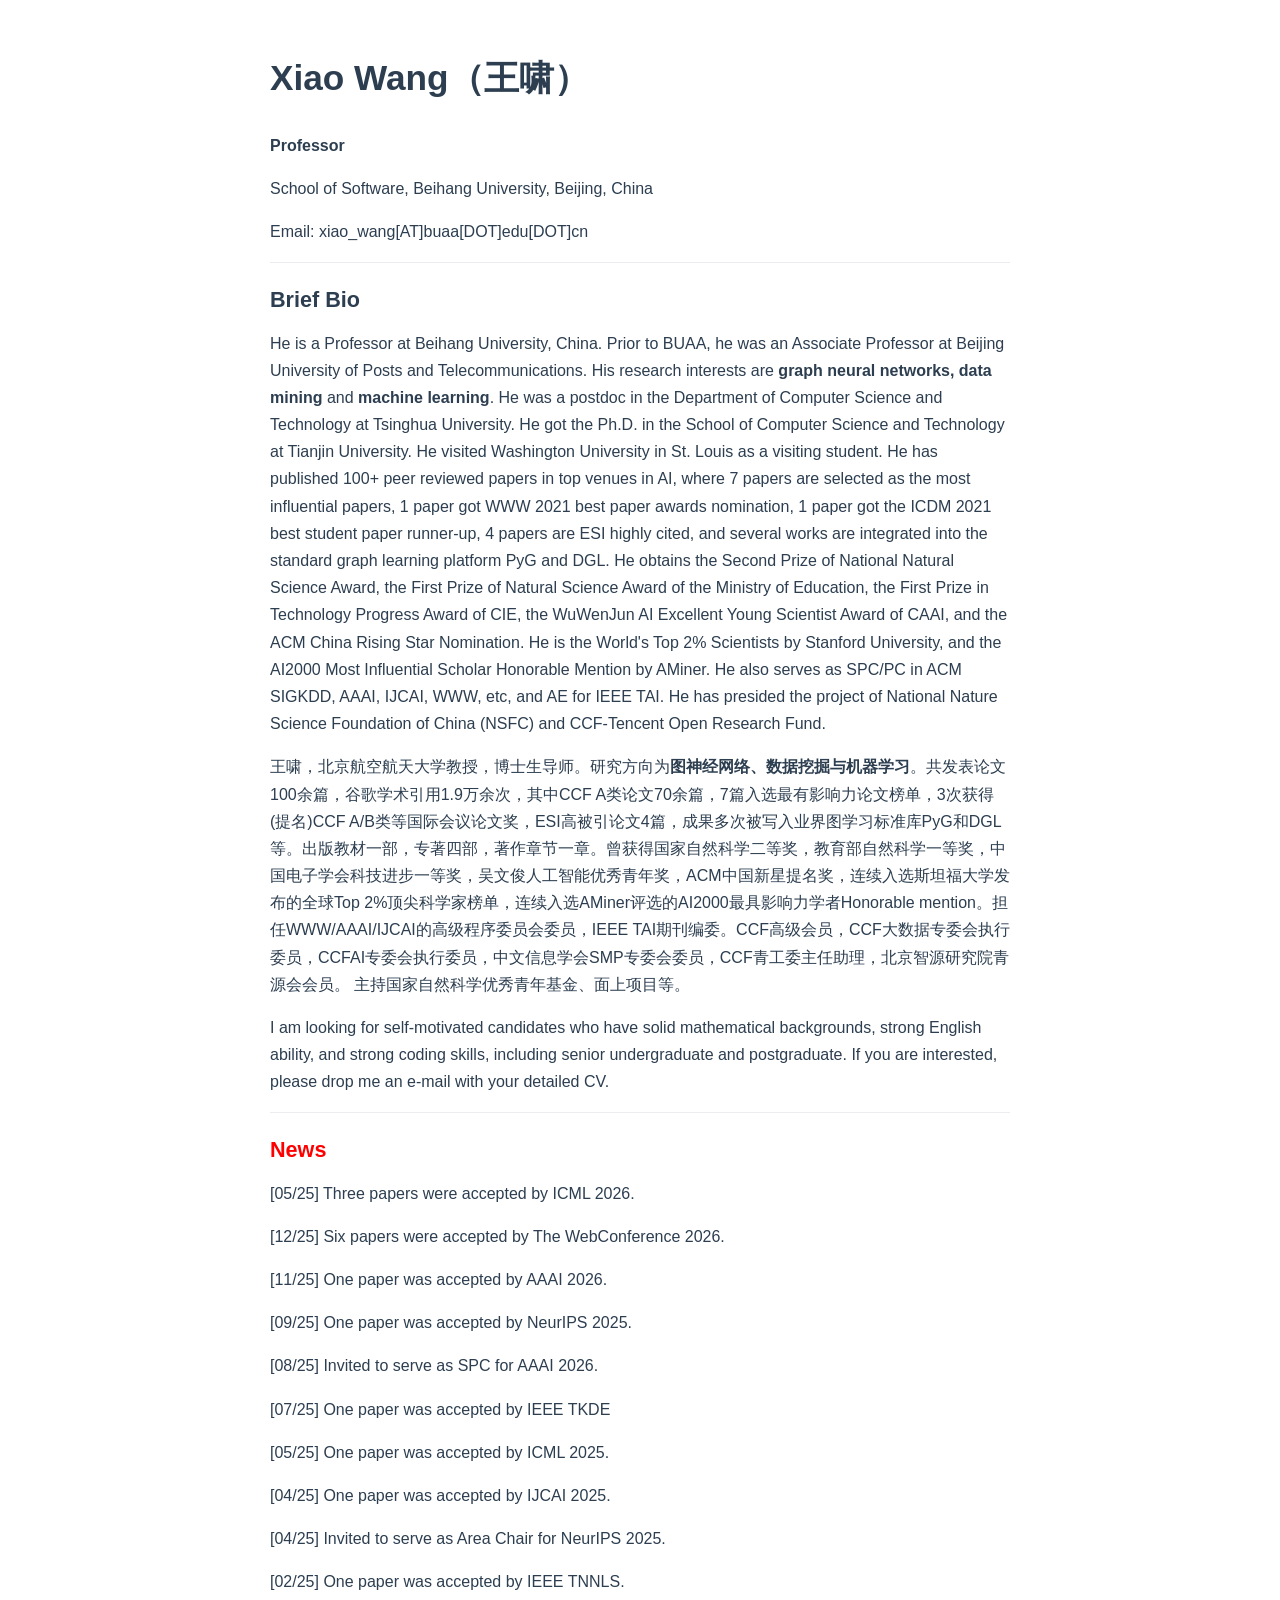
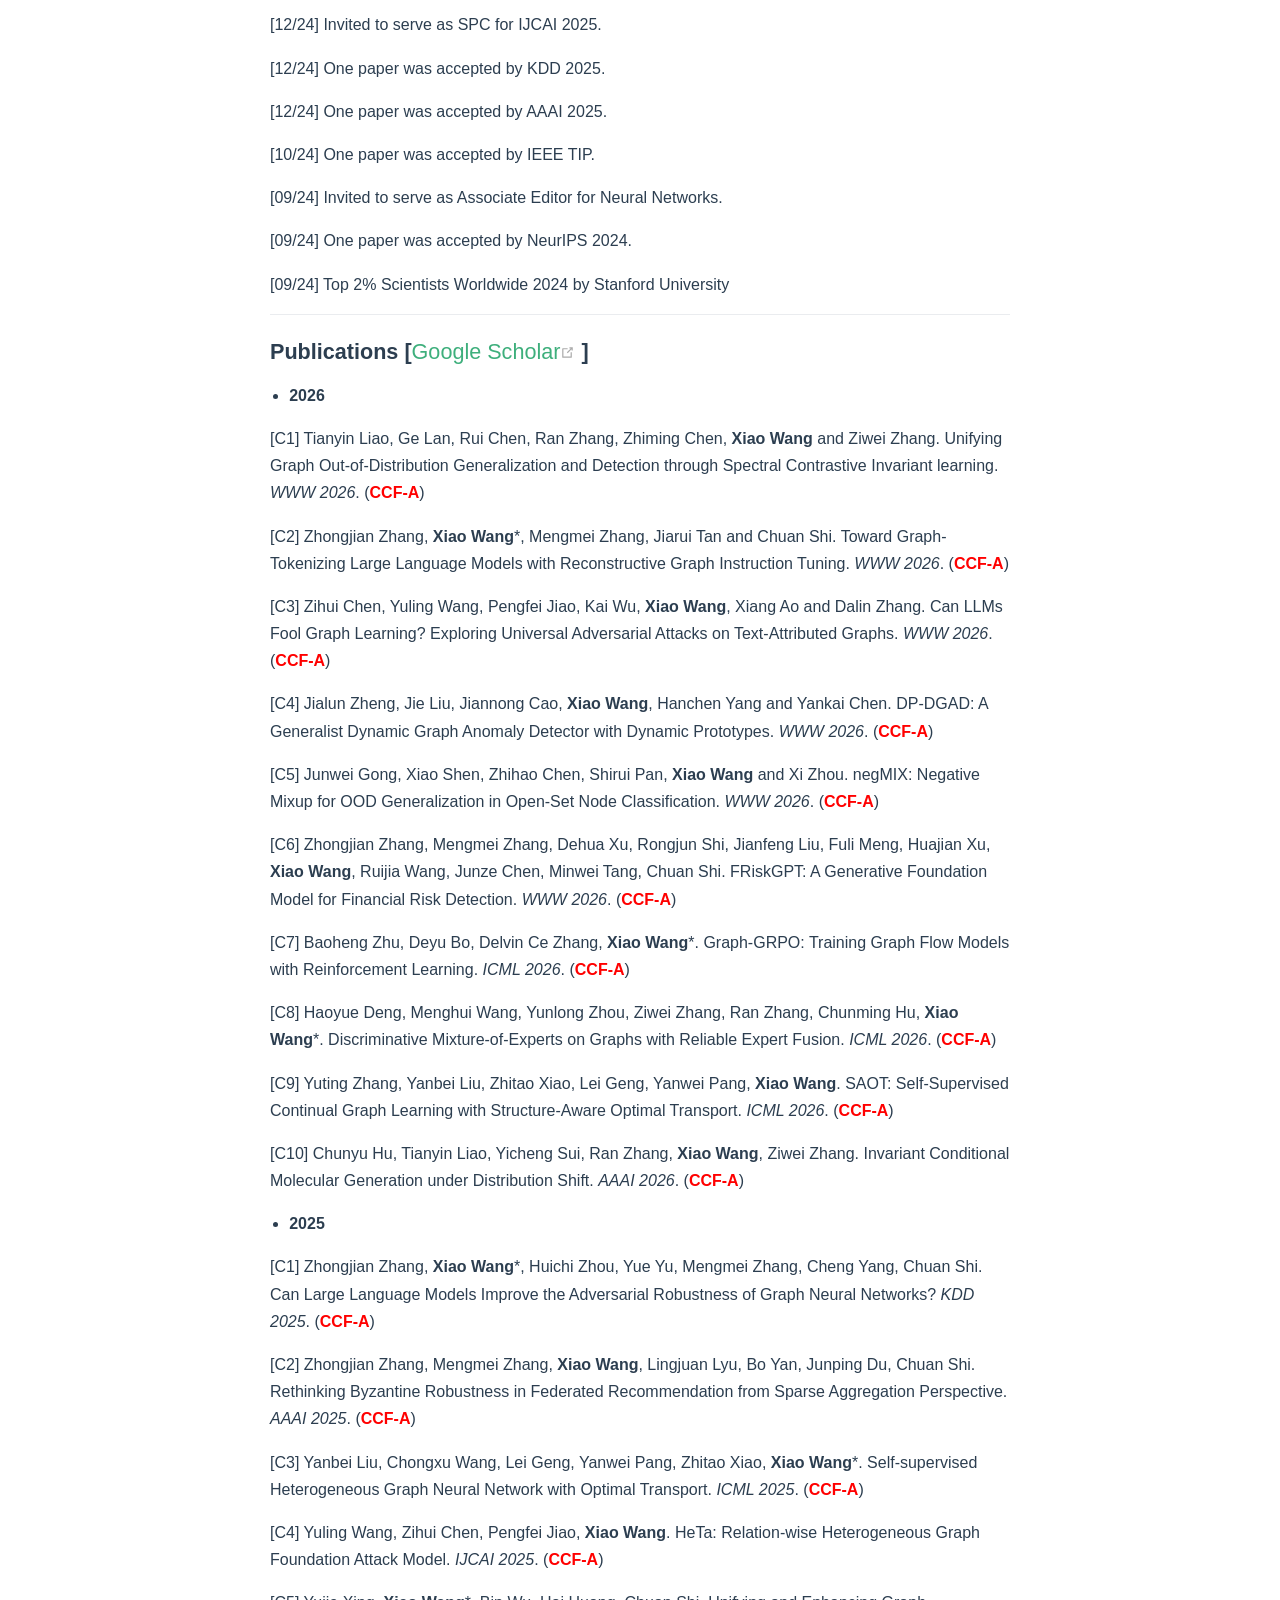
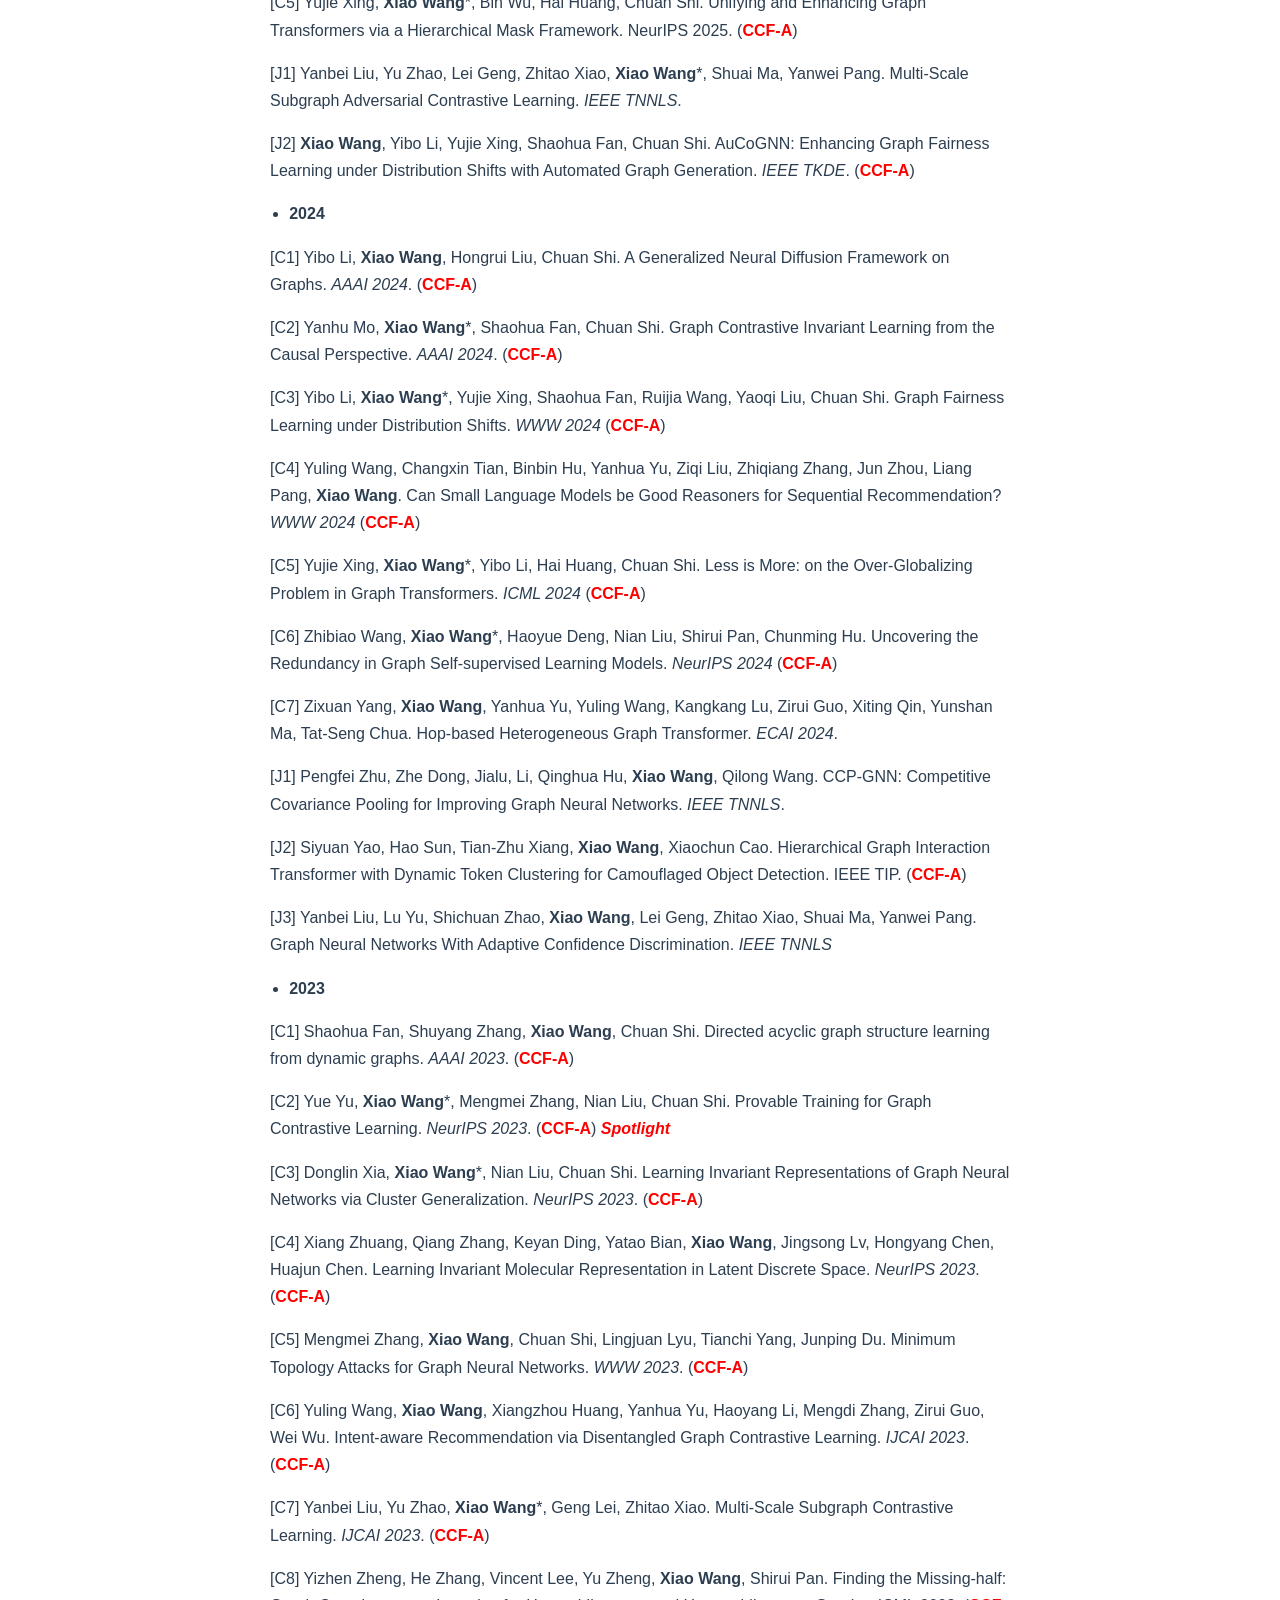
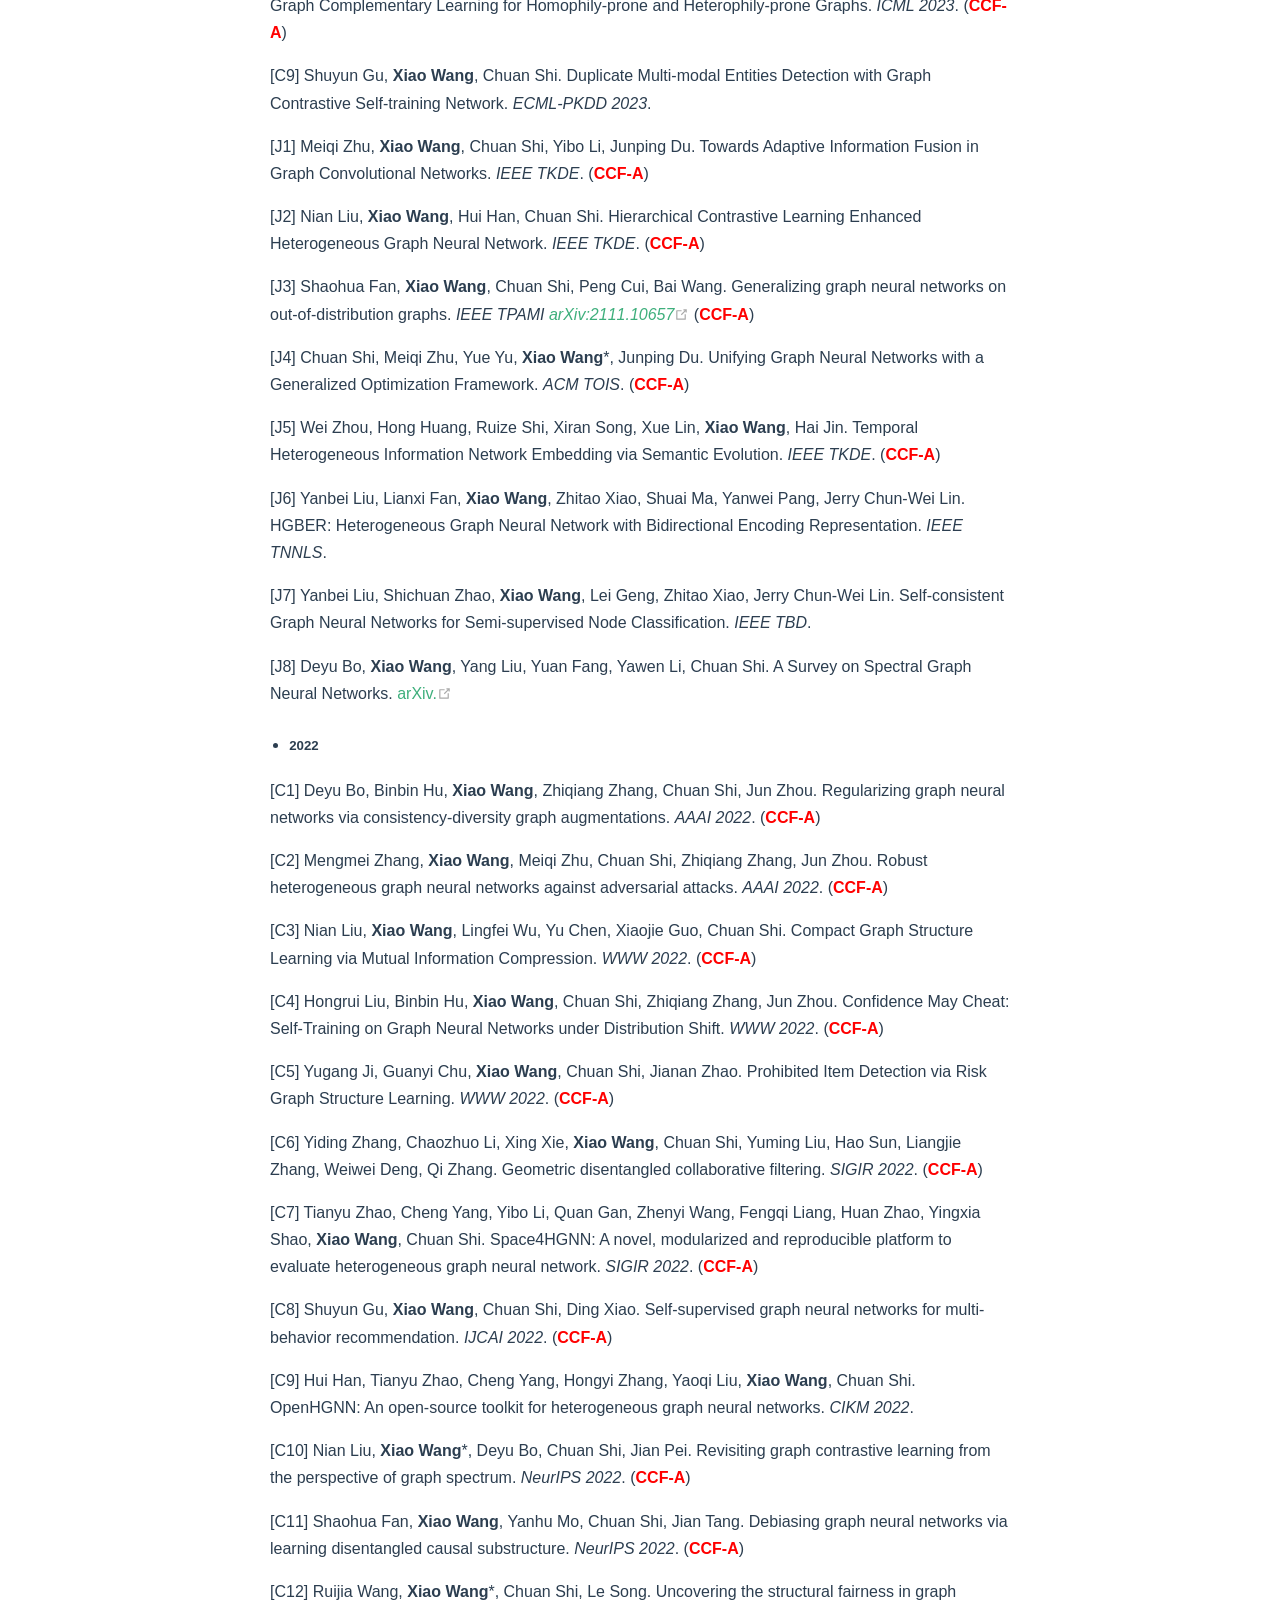
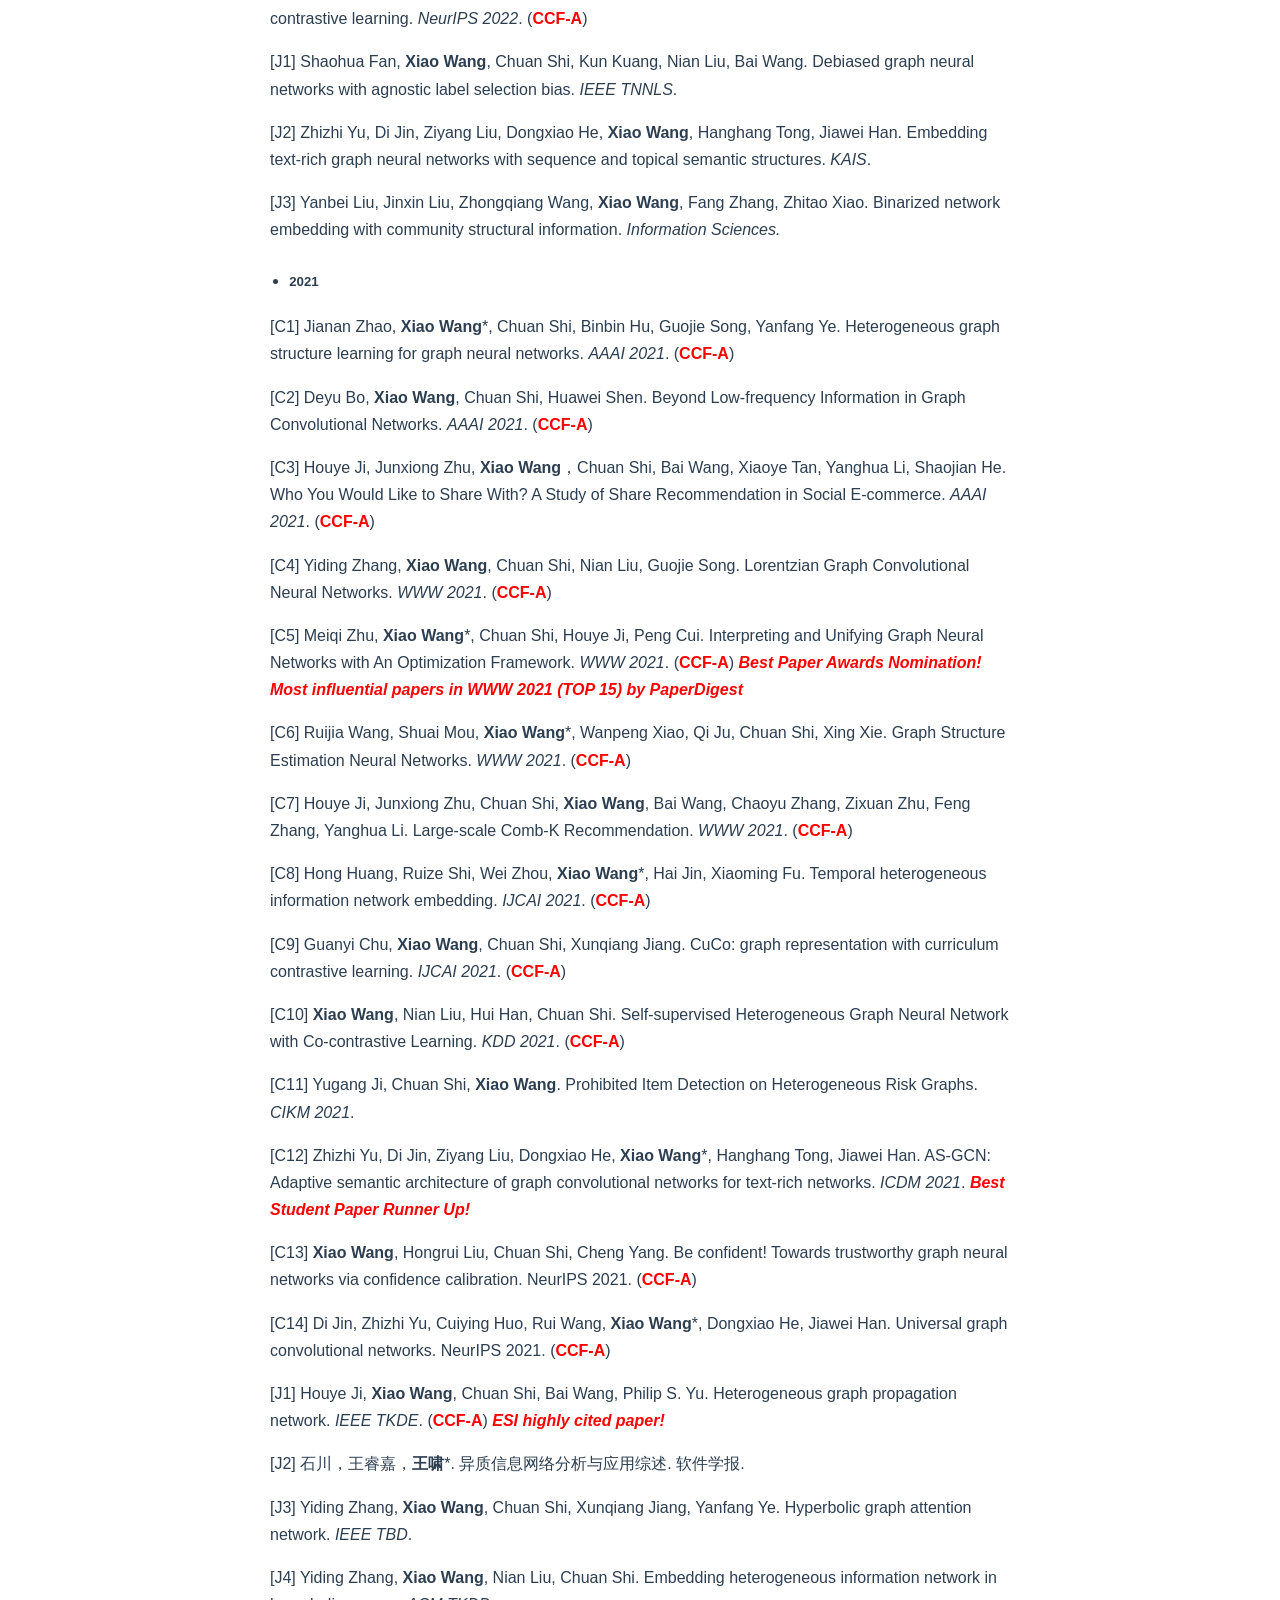
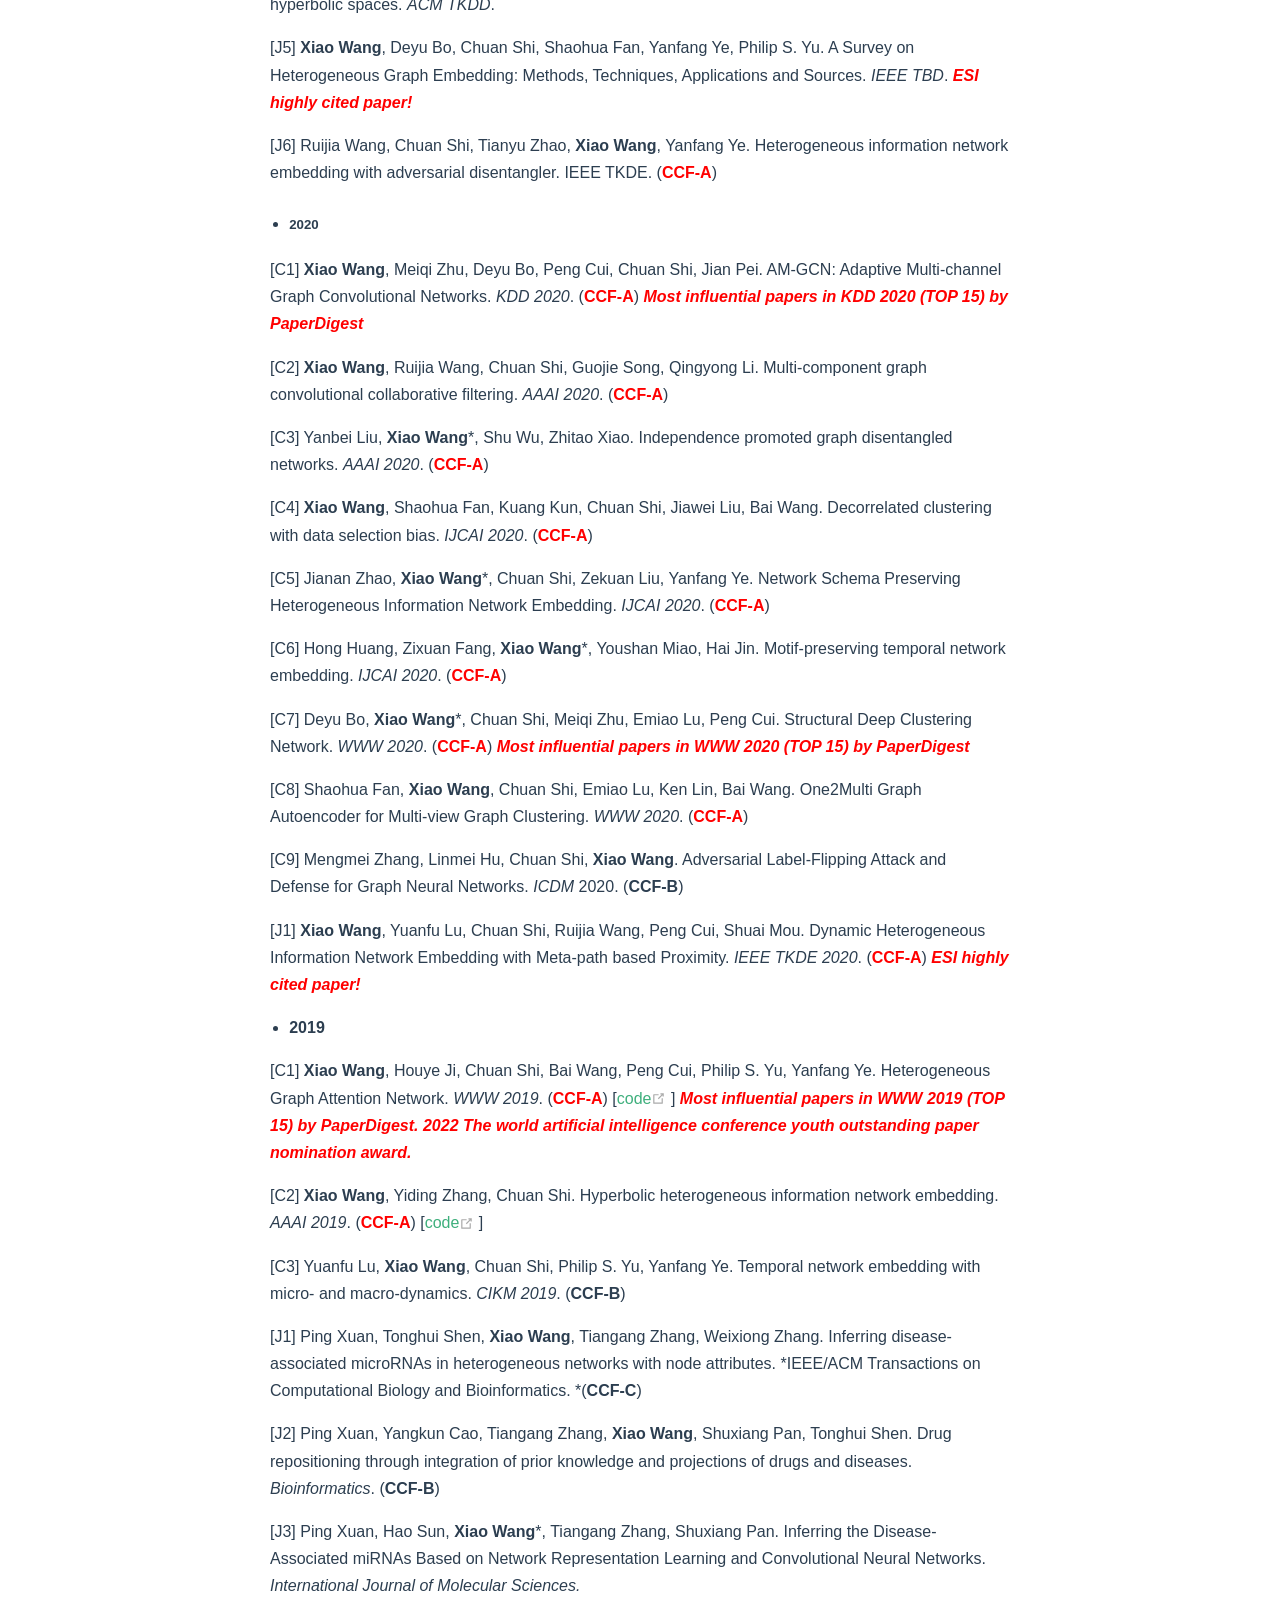
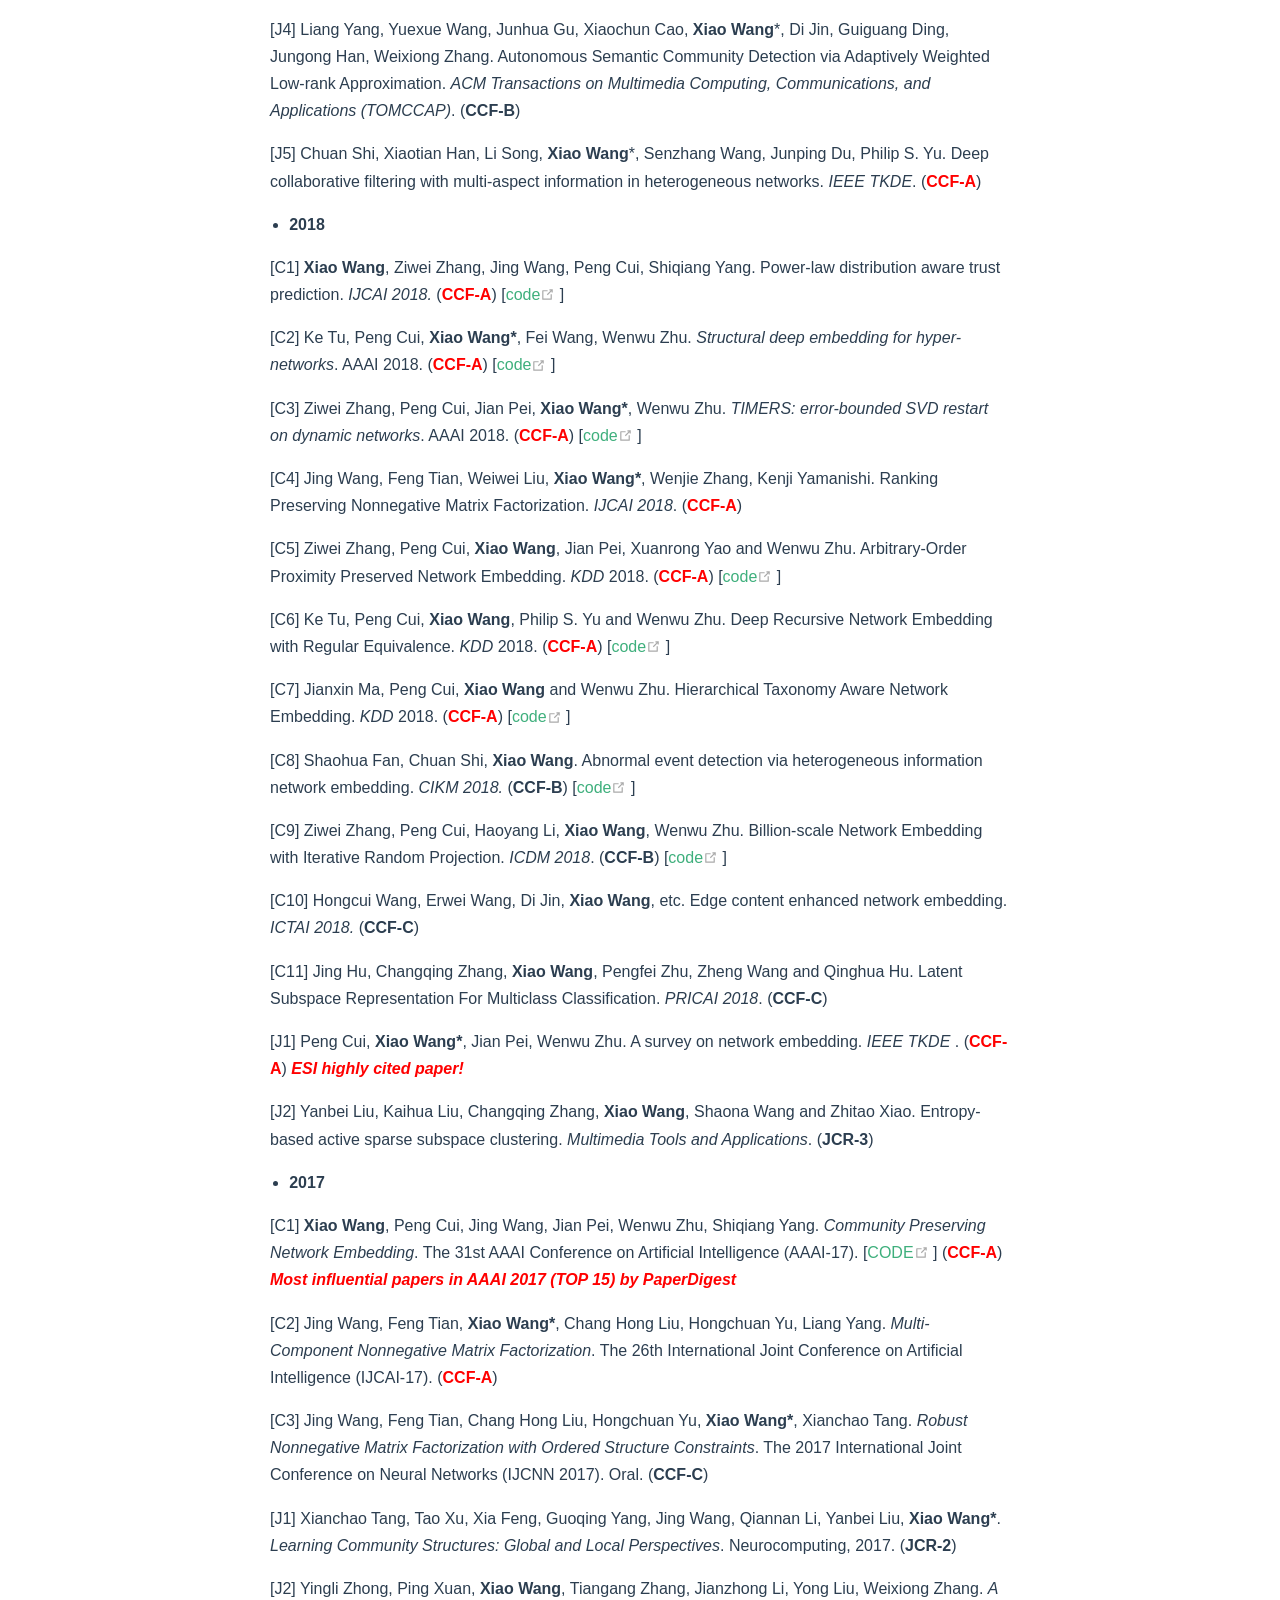
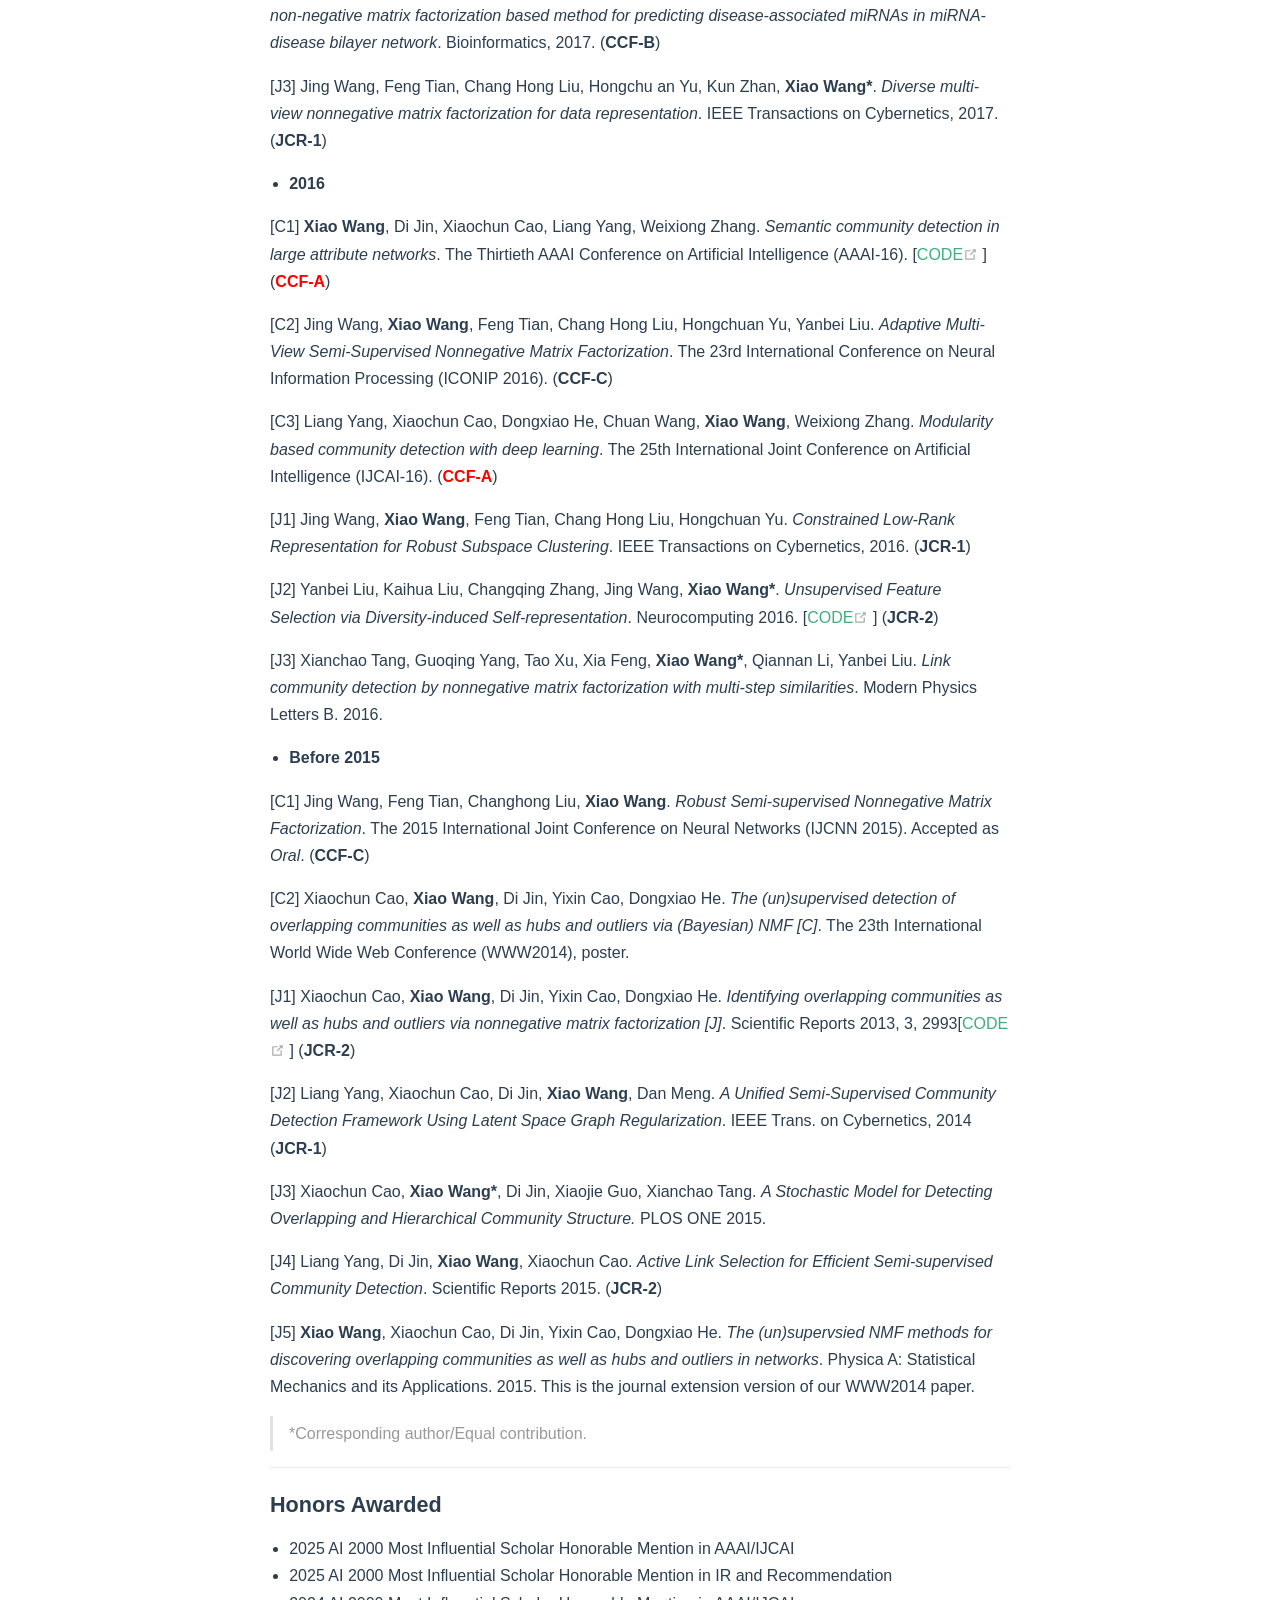
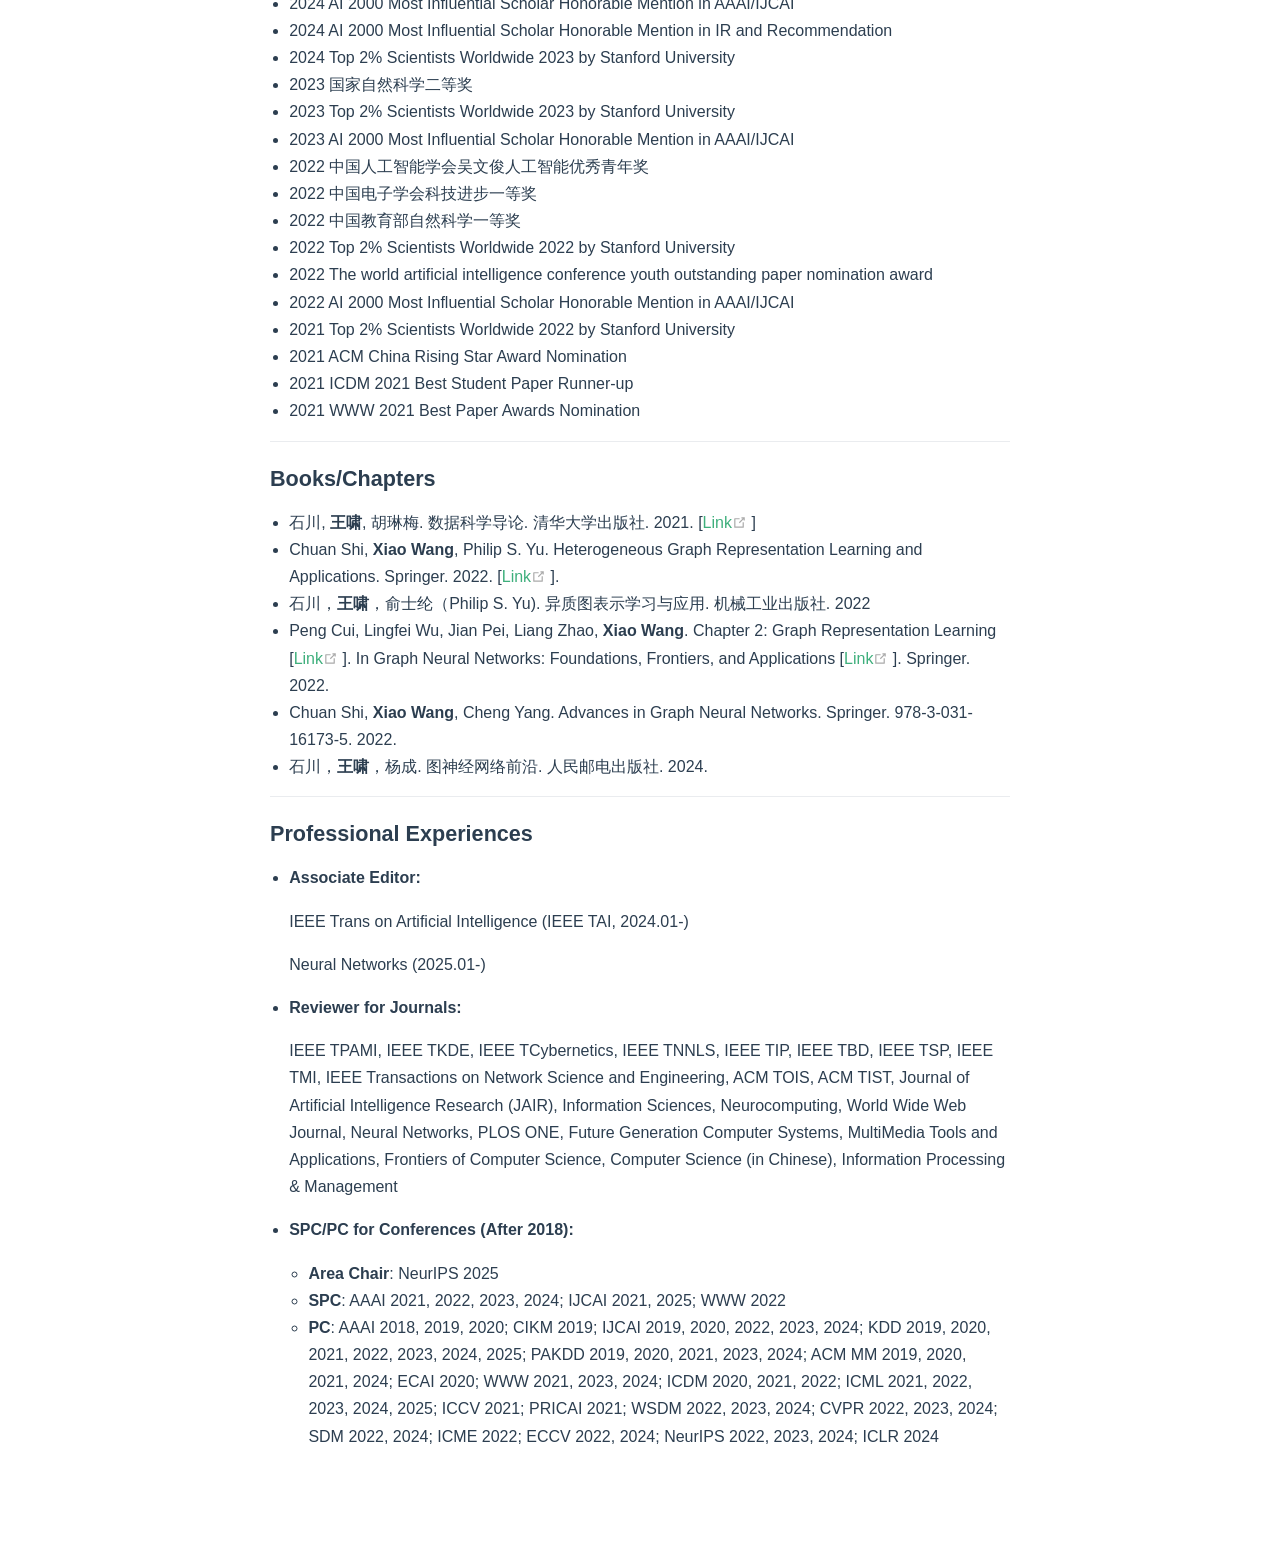
<file: index.html>
<!DOCTYPE html>
<html lang="en-US">
  <head>
    <meta charset="utf-8">
    <meta name="viewport" content="width=device-width,initial-scale=1">
    <title>Homepage of Xiao Wang</title>
    <meta name="generator" content="VuePress 1.9.10">
    
    <meta name="description" content="">
    
    <link rel="preload" href="./assets/css/0.styles.a509adbc.css" as="style"><link rel="preload" href="./assets/js/app.c23816cd.js" as="script"><link rel="preload" href="./assets/js/2.15753625.js" as="script"><link rel="preload" href="./assets/js/22.06bfd86a.js" as="script"><link rel="prefetch" href="./assets/js/1.85f96e45.js"><link rel="prefetch" href="./assets/js/10.6be6a8e9.js"><link rel="prefetch" href="./assets/js/11.70404eb5.js"><link rel="prefetch" href="./assets/js/12.69fc59a1.js"><link rel="prefetch" href="./assets/js/13.38aee4da.js"><link rel="prefetch" href="./assets/js/14.d371b4a1.js"><link rel="prefetch" href="./assets/js/15.851ef665.js"><link rel="prefetch" href="./assets/js/16.ee28f8af.js"><link rel="prefetch" href="./assets/js/17.64f14a0d.js"><link rel="prefetch" href="./assets/js/18.835156c0.js"><link rel="prefetch" href="./assets/js/19.1492cb57.js"><link rel="prefetch" href="./assets/js/20.dcdc2c9b.js"><link rel="prefetch" href="./assets/js/21.ddfae5da.js"><link rel="prefetch" href="./assets/js/3.c1ac1183.js"><link rel="prefetch" href="./assets/js/4.bb08ef7b.js"><link rel="prefetch" href="./assets/js/5.8ece4ffe.js"><link rel="prefetch" href="./assets/js/6.810ac662.js"><link rel="prefetch" href="./assets/js/7.ace25d64.js"><link rel="prefetch" href="./assets/js/vendors~docsearch.5e19b665.js">
    <link rel="stylesheet" href="./assets/css/0.styles.a509adbc.css">
  </head>
  <body>
    <div id="app" data-server-rendered="true"><div class="theme-container no-navbar no-sidebar"><!----> <div class="sidebar-mask"></div> <aside class="sidebar"><!---->  <!----> </aside> <main class="page"> <div class="theme-default-content content__default"><h1 id="xiao-wang-王啸"><a href="#xiao-wang-王啸" class="header-anchor">#</a> Xiao Wang（王啸）</h1> <p><strong>Professor</strong></p> <p>School of Software, Beihang University, Beijing, China</p> <p>Email: xiao_wang[AT]buaa[DOT]edu[DOT]cn</p> <hr> <h3 id="brief-bio"><a href="#brief-bio" class="header-anchor">#</a> <span id="Biography">Brief Bio</span></h3> <p>He is a Professor at Beihang University, China. Prior to BUAA, he was an Associate Professor at Beijing University of Posts and Telecommunications. His research interests are <strong>graph neural networks, data mining</strong> and <strong>machine learning</strong>. He was a postdoc in the Department of Computer Science and Technology at Tsinghua University. He got the Ph.D. in the School of Computer Science and Technology at Tianjin University. He visited Washington University in St. Louis as a visiting student. He has published 100+ peer reviewed papers in top venues in AI, where 7 papers are selected as the most influential papers, 1 paper got WWW 2021 best paper awards nomination, 1 paper got the ICDM 2021 best student paper runner-up, 4 papers are ESI highly cited, and several works are integrated into the standard graph learning platform PyG and DGL. He obtains the Second Prize of National Natural Science Award, the First Prize of Natural Science Award of the Ministry of Education, the First Prize in Technology Progress Award of CIE, the WuWenJun AI Excellent Young Scientist Award of CAAI, and the ACM China Rising Star Nomination. He is the World's Top 2% Scientists by Stanford University, and the AI2000 Most Influential Scholar Honorable Mention by AMiner. He also serves as SPC/PC in ACM SIGKDD, AAAI, IJCAI, WWW, etc, and AE for IEEE TAI. He has presided the project of National Nature Science Foundation of China (NSFC) and CCF-Tencent Open Research Fund.</p> <p>王啸，北京航空航天大学教授，博士生导师。研究方向为<strong>图神经网络、数据挖掘与机器学习</strong>。共发表论文100余篇，谷歌学术引用1.9万余次，其中CCF A类论文70余篇，7篇入选最有影响力论文榜单，3次获得(提名)CCF A/B类等国际会议论文奖，ESI高被引论文4篇，成果多次被写入业界图学习标准库PyG和DGL等。出版教材一部，专著四部，著作章节一章。曾获得国家自然科学二等奖，教育部自然科学一等奖，中国电子学会科技进步一等奖，吴文俊人工智能优秀青年奖，ACM中国新星提名奖，连续入选斯坦福大学发布的全球Top 2%顶尖科学家榜单，连续入选AMiner评选的AI2000最具影响力学者Honorable mention。担任WWW/AAAI/IJCAI的高级程序委员会委员，IEEE TAI期刊编委。CCF高级会员，CCF大数据专委会执行委员，CCFAI专委会执行委员，中文信息学会SMP专委会委员，CCF青工委主任助理，北京智源研究院青源会会员。 主持国家自然科学优秀青年基金、面上项目等。</p> <p>I am looking for self-motivated candidates who have solid mathematical backgrounds, strong English ability, and strong coding skills, including senior undergraduate and postgraduate. If you are interested, please drop me an e-mail with your detailed CV.</p> <hr> <h3 id="news"><a href="#news" class="header-anchor">#</a> <font color="red"><span id="News">News</span></font></h3> <p>[05/25] Three papers were accepted by ICML 2026.</p> <p>[12/25] Six papers were accepted by The WebConference 2026.</p> <p>[11/25] One paper was accepted by AAAI 2026.</p> <p>[09/25] One paper was accepted by NeurIPS 2025.</p> <p>[08/25] Invited to serve as SPC for AAAI 2026.</p> <p>[07/25] One paper was accepted by IEEE TKDE</p> <p>[05/25] One paper was accepted by ICML 2025.</p> <p>[04/25] One paper was accepted by IJCAI 2025.</p> <p>[04/25] Invited to serve as Area Chair for NeurIPS 2025.</p> <p>[02/25] One paper was accepted by IEEE TNNLS.</p> <p>[12/24] Invited to serve as SPC for IJCAI 2025.</p> <p>[12/24] One paper was accepted by KDD 2025.</p> <p>[12/24] One paper was accepted by AAAI 2025.</p> <p>[10/24] One paper was accepted by IEEE TIP.</p> <p>[09/24] Invited to serve as Associate Editor for Neural Networks.</p> <p>[09/24] One paper was accepted by NeurIPS 2024.</p> <p>[09/24] Top 2% Scientists Worldwide 2024 by Stanford University</p> <hr> <h3 id="publications-google-scholar"><a href="#publications-google-scholar" class="header-anchor">#</a> Publications [<a href="http://scholar.google.com/citations?user=MnzarAQAAAAJ&amp;hl=zh-CN" target="_blank" rel="noopener noreferrer">Google Scholar<span><svg xmlns="http://www.w3.org/2000/svg" aria-hidden="true" focusable="false" x="0px" y="0px" viewBox="0 0 100 100" width="15" height="15" class="icon outbound"><path fill="currentColor" d="M18.8,85.1h56l0,0c2.2,0,4-1.8,4-4v-32h-8v28h-48v-48h28v-8h-32l0,0c-2.2,0-4,1.8-4,4v56C14.8,83.3,16.6,85.1,18.8,85.1z"></path> <polygon fill="currentColor" points="45.7,48.7 51.3,54.3 77.2,28.5 77.2,37.2 85.2,37.2 85.2,14.9 62.8,14.9 62.8,22.9 71.5,22.9"></polygon></svg> <span class="sr-only">(opens new window)</span></span></a>]</h3> <ul><li><strong>2026</strong></li></ul> <p>[C1] Tianyin Liao, Ge Lan, Rui Chen, Ran Zhang, Zhiming Chen, <strong>Xiao Wang</strong> and Ziwei Zhang. Unifying Graph Out-of-Distribution Generalization and Detection through Spectral Contrastive Invariant learning. <em>WWW 2026</em>. (<strong><font color="red">CCF-A</font></strong>)</p> <p>[C2] Zhongjian Zhang, <strong>Xiao Wang</strong>*, Mengmei Zhang, Jiarui Tan and Chuan Shi. Toward Graph-Tokenizing Large Language Models with Reconstructive Graph Instruction Tuning. <em>WWW 2026</em>. (<strong><font color="red">CCF-A</font></strong>)</p> <p>[C3] Zihui Chen, Yuling Wang, Pengfei Jiao, Kai Wu, <strong>Xiao Wang</strong>, Xiang Ao and Dalin Zhang. Can LLMs Fool Graph Learning? Exploring Universal Adversarial Attacks on Text-Attributed Graphs. <em>WWW 2026</em>. (<strong><font color="red">CCF-A</font></strong>)</p> <p>[C4] Jialun Zheng, Jie Liu, Jiannong Cao, <strong>Xiao Wang</strong>, Hanchen Yang and Yankai Chen. DP-DGAD: A Generalist Dynamic Graph Anomaly Detector with Dynamic Prototypes. <em>WWW 2026</em>. (<strong><font color="red">CCF-A</font></strong>)</p> <p>[C5] Junwei Gong, Xiao Shen, Zhihao Chen, Shirui Pan, <strong>Xiao Wang</strong> and Xi Zhou. negMIX: Negative Mixup for OOD Generalization in Open-Set Node Classification. <em>WWW 2026</em>. (<strong><font color="red">CCF-A</font></strong>)</p> <p>[C6] Zhongjian Zhang, Mengmei Zhang, Dehua Xu, Rongjun Shi, Jianfeng Liu, Fuli Meng, Huajian Xu, <strong>Xiao Wang</strong>, Ruijia Wang, Junze Chen, Minwei Tang, Chuan Shi. FRiskGPT: A Generative Foundation Model for Financial Risk Detection. <em>WWW 2026</em>. (<strong><font color="red">CCF-A</font></strong>)</p> <p>[C7] Baoheng Zhu, Deyu Bo, Delvin Ce Zhang, <strong>Xiao Wang</strong>*. Graph-GRPO: Training Graph Flow Models with Reinforcement Learning. <em>ICML 2026</em>. (<strong><font color="red">CCF-A</font></strong>)</p> <p>[C8] Haoyue Deng, Menghui Wang, Yunlong Zhou, Ziwei Zhang, Ran Zhang, Chunming Hu, <strong>Xiao Wang</strong>*. Discriminative Mixture-of-Experts on Graphs with Reliable Expert Fusion. <em>ICML 2026</em>. (<strong><font color="red">CCF-A</font></strong>)</p> <p>[C9] Yuting Zhang, Yanbei Liu, Zhitao Xiao, Lei Geng, Yanwei Pang, <strong>Xiao Wang</strong>. SAOT: Self-Supervised Continual Graph Learning with Structure-Aware Optimal Transport. <em>ICML 2026</em>. (<strong><font color="red">CCF-A</font></strong>)</p> <p>[C10] Chunyu Hu, Tianyin Liao, Yicheng Sui, Ran Zhang, <strong>Xiao Wang</strong>, Ziwei Zhang. Invariant Conditional Molecular Generation under Distribution Shift. <em>AAAI 2026</em>. (<strong><font color="red">CCF-A</font></strong>)</p> <ul><li><strong>2025</strong></li></ul> <p>[C1] Zhongjian Zhang, <strong>Xiao Wang</strong>*, Huichi Zhou, Yue Yu, Mengmei Zhang, Cheng Yang, Chuan Shi. Can Large Language Models Improve the Adversarial Robustness of Graph Neural Networks? <em>KDD 2025</em>. (<strong><font color="red">CCF-A</font></strong>)</p> <p>[C2] Zhongjian Zhang, Mengmei Zhang, <strong>Xiao Wang</strong>, Lingjuan Lyu, Bo Yan, Junping Du, Chuan Shi. Rethinking Byzantine Robustness in Federated Recommendation from Sparse Aggregation Perspective. <em>AAAI 2025</em>.  (<strong><font color="red">CCF-A</font></strong>)</p> <p>[C3] Yanbei Liu, Chongxu Wang, Lei Geng, Yanwei Pang, Zhitao Xiao, <strong>Xiao Wang</strong>*. Self-supervised Heterogeneous Graph Neural Network with Optimal Transport. <em>ICML 2025</em>.  (<strong><font color="red">CCF-A</font></strong>)</p> <p>[C4] Yuling Wang, Zihui Chen, Pengfei Jiao, <strong>Xiao Wang</strong>. HeTa: Relation-wise Heterogeneous Graph Foundation Attack Model. <em>IJCAI 2025</em>. (<strong><font color="red">CCF-A</font></strong>)</p> <p>[C5] Yujie Xing, <strong>Xiao Wang</strong>*, Bin Wu, Hai Huang, Chuan Shi. Unifying and Enhancing Graph Transformers via a Hierarchical Mask Framework. NeurIPS 2025.  (<strong><font color="red">CCF-A</font></strong>)</p> <p>[J1] Yanbei Liu, Yu Zhao, Lei Geng, Zhitao Xiao, <strong>Xiao Wang</strong>*, Shuai Ma, Yanwei Pang. Multi-Scale Subgraph Adversarial Contrastive Learning. <em>IEEE TNNLS</em>.</p> <p>[J2] <strong>Xiao Wang</strong>, Yibo Li, Yujie Xing, Shaohua Fan, Chuan Shi. AuCoGNN: Enhancing Graph Fairness Learning under Distribution Shifts with Automated Graph Generation. <em>IEEE TKDE</em>.   (<strong><font color="red">CCF-A</font></strong>)</p> <ul><li><strong>2024</strong></li></ul> <p>[C1] Yibo Li, <strong>Xiao Wang</strong>, Hongrui Liu, Chuan Shi. A Generalized Neural Diffusion Framework on Graphs. <em>AAAI 2024</em>. (<strong><font color="red">CCF-A</font></strong>)</p> <p>[C2] Yanhu Mo, <strong>Xiao Wang</strong>*,  Shaohua Fan, Chuan Shi. Graph Contrastive Invariant Learning from the Causal Perspective. <em>AAAI 2024</em>. (<strong><font color="red">CCF-A</font></strong>)</p> <p>[C3] Yibo Li, <strong>Xiao Wang</strong>*, Yujie Xing, Shaohua Fan, Ruijia Wang, Yaoqi Liu, Chuan Shi. Graph Fairness Learning under Distribution Shifts. <em>WWW 2024</em> (<strong><font color="red">CCF-A</font></strong>)</p> <p>[C4] Yuling Wang, Changxin Tian, Binbin Hu, Yanhua Yu, Ziqi Liu, Zhiqiang Zhang, Jun Zhou, Liang Pang, <strong>Xiao Wang</strong>. Can Small Language Models be Good Reasoners for Sequential Recommendation? <em>WWW 2024</em> (<strong><font color="red">CCF-A</font></strong>)</p> <p>[C5] Yujie Xing, <strong>Xiao Wang</strong>*, Yibo Li, Hai Huang, Chuan Shi. Less is More: on the Over-Globalizing Problem in Graph Transformers. <em>ICML 2024</em> (<strong><font color="red">CCF-A</font></strong>)</p> <p>[C6] Zhibiao Wang, <strong>Xiao Wang</strong>*, Haoyue Deng, Nian Liu, Shirui Pan, Chunming Hu. Uncovering the Redundancy in Graph Self-supervised Learning Models. <em>NeurIPS 2024</em> (<strong><font color="red">CCF-A</font></strong>)</p> <p>[C7] Zixuan Yang, <strong>Xiao Wang</strong>, Yanhua Yu, Yuling Wang, Kangkang Lu, Zirui Guo, Xiting Qin, Yunshan Ma, Tat-Seng Chua. Hop-based Heterogeneous Graph Transformer. <em>ECAI 2024</em>.</p> <p>[J1] Pengfei Zhu, Zhe Dong, Jialu, Li, Qinghua Hu, <strong>Xiao Wang</strong>, Qilong Wang. CCP-GNN: Competitive Covariance Pooling for Improving Graph Neural Networks. <em>IEEE TNNLS</em>.</p> <p>[J2] Siyuan Yao, Hao Sun, Tian-Zhu Xiang, <strong>Xiao Wang</strong>, Xiaochun Cao. Hierarchical Graph Interaction Transformer with Dynamic Token Clustering for Camouflaged Object Detection. IEEE TIP. (<strong><font color="red">CCF-A</font></strong>)</p> <p>[J3] Yanbei Liu, Lu Yu, Shichuan Zhao, <strong>Xiao Wang</strong>, Lei Geng, Zhitao Xiao, Shuai Ma, Yanwei Pang. Graph Neural Networks With Adaptive Confidence Discrimination. <em>IEEE TNNLS</em></p> <ul><li><strong>2023</strong></li></ul> <p>[C1] Shaohua Fan, Shuyang Zhang, <strong>Xiao Wang</strong>, Chuan Shi. Directed acyclic graph structure learning from dynamic graphs. <em>AAAI 2023</em>. (<strong><font color="red">CCF-A</font></strong>)</p> <p>[C2] Yue Yu, <strong>Xiao Wang</strong>*, Mengmei Zhang, Nian Liu, Chuan Shi. Provable Training for Graph Contrastive Learning. <em>NeurIPS 2023</em>. (<strong><font color="red">CCF-A</font></strong>) <em><strong><font color="red">Spotlight</font></strong></em></p> <p>[C3] Donglin Xia, <strong>Xiao Wang</strong>*, Nian Liu, Chuan Shi. Learning Invariant Representations of Graph Neural Networks via Cluster Generalization. <em>NeurIPS 2023</em>. (<strong><font color="red">CCF-A</font></strong>)</p> <p>[C4] Xiang Zhuang, Qiang Zhang, Keyan Ding, Yatao Bian, <strong>Xiao Wang</strong>, Jingsong Lv, Hongyang Chen, Huajun Chen. Learning Invariant Molecular Representation in Latent Discrete Space. <em>NeurIPS 2023</em>. (<strong><font color="red">CCF-A</font></strong>)</p> <p>[C5] Mengmei Zhang, <strong>Xiao Wang</strong>, Chuan Shi, Lingjuan Lyu, Tianchi Yang, Junping Du. Minimum Topology Attacks for Graph Neural Networks. <em>WWW 2023</em>. (<strong><font color="red">CCF-A</font></strong>)</p> <p>[C6] Yuling Wang, <strong>Xiao Wang</strong>, Xiangzhou Huang, Yanhua Yu, Haoyang Li, Mengdi Zhang, Zirui Guo, Wei Wu. Intent-aware Recommendation via Disentangled Graph Contrastive Learning. <em>IJCAI 2023</em>. (<strong><font color="red">CCF-A</font></strong>)</p> <p>[C7] Yanbei Liu, Yu Zhao, <strong>Xiao Wang</strong>*, Geng Lei, Zhitao Xiao. Multi-Scale Subgraph Contrastive Learning. <em>IJCAI 2023</em>. (<strong><font color="red">CCF-A</font></strong>)</p> <p>[C8] Yizhen Zheng, He Zhang, Vincent Lee, Yu Zheng, <strong>Xiao Wang</strong>, Shirui Pan. Finding the Missing-half: Graph Complementary Learning for Homophily-prone and Heterophily-prone Graphs. <em>ICML 2023</em>. (<strong><font color="red">CCF-A</font></strong>)</p> <p>[C9] Shuyun Gu, <strong>Xiao Wang</strong>, Chuan Shi. Duplicate Multi-modal Entities Detection with Graph Contrastive Self-training Network. <em>ECML-PKDD 2023</em>.</p> <p>[J1] Meiqi Zhu, <strong>Xiao Wang</strong>, Chuan Shi, Yibo Li, Junping Du. Towards Adaptive Information Fusion in Graph Convolutional Networks. <em>IEEE TKDE</em>. (<strong><font color="red">CCF-A</font></strong>)</p> <p>[J2] Nian Liu, <strong>Xiao Wang</strong>, Hui Han, Chuan Shi. Hierarchical Contrastive Learning Enhanced Heterogeneous Graph Neural Network. <em>IEEE TKDE</em>. (<strong><font color="red">CCF-A</font></strong>)</p> <p>[J3] Shaohua Fan, <strong>Xiao Wang</strong>, Chuan Shi, Peng Cui, Bai Wang. Generalizing graph neural networks on out-of-distribution graphs. <em>IEEE TPAMI</em> <em><a href="https://arxiv.org/abs/2111.10657" target="_blank" rel="noopener noreferrer">arXiv:2111.10657<span><svg xmlns="http://www.w3.org/2000/svg" aria-hidden="true" focusable="false" x="0px" y="0px" viewBox="0 0 100 100" width="15" height="15" class="icon outbound"><path fill="currentColor" d="M18.8,85.1h56l0,0c2.2,0,4-1.8,4-4v-32h-8v28h-48v-48h28v-8h-32l0,0c-2.2,0-4,1.8-4,4v56C14.8,83.3,16.6,85.1,18.8,85.1z"></path> <polygon fill="currentColor" points="45.7,48.7 51.3,54.3 77.2,28.5 77.2,37.2 85.2,37.2 85.2,14.9 62.8,14.9 62.8,22.9 71.5,22.9"></polygon></svg> <span class="sr-only">(opens new window)</span></span></a></em> (<strong><font color="red">CCF-A</font></strong>)</p> <p>[J4] Chuan Shi, Meiqi Zhu, Yue Yu, <strong>Xiao Wang</strong>*, Junping Du. Unifying Graph Neural Networks with a Generalized Optimization Framework. <em>ACM TOIS</em>. (<strong><font color="red">CCF-A</font></strong>)</p> <p>[J5] Wei Zhou, Hong Huang, Ruize Shi, Xiran Song, Xue Lin, <strong>Xiao Wang</strong>, Hai Jin. Temporal Heterogeneous Information Network Embedding via Semantic Evolution. <em>IEEE TKDE</em>. (<strong><font color="red">CCF-A</font></strong>)</p> <p>[J6] Yanbei Liu, Lianxi Fan, <strong>Xiao Wang</strong>, Zhitao Xiao, Shuai Ma, Yanwei Pang, Jerry Chun-Wei Lin. HGBER: Heterogeneous Graph Neural Network with Bidirectional Encoding Representation. <em>IEEE TNNLS</em>.</p> <p>[J7] Yanbei Liu, Shichuan Zhao, <strong>Xiao Wang</strong>, Lei Geng, Zhitao Xiao, Jerry Chun-Wei Lin. Self-consistent Graph Neural Networks for Semi-supervised Node Classification. <em>IEEE TBD</em>.</p> <p>[J8] Deyu Bo, <strong>Xiao Wang</strong>, Yang Liu, Yuan Fang, Yawen Li, Chuan Shi. A Survey on Spectral Graph Neural Networks. <a href="https://arxiv.org/pdf/2302.05631.pdf" target="_blank" rel="noopener noreferrer">arXiv.<span><svg xmlns="http://www.w3.org/2000/svg" aria-hidden="true" focusable="false" x="0px" y="0px" viewBox="0 0 100 100" width="15" height="15" class="icon outbound"><path fill="currentColor" d="M18.8,85.1h56l0,0c2.2,0,4-1.8,4-4v-32h-8v28h-48v-48h28v-8h-32l0,0c-2.2,0-4,1.8-4,4v56C14.8,83.3,16.6,85.1,18.8,85.1z"></path> <polygon fill="currentColor" points="45.7,48.7 51.3,54.3 77.2,28.5 77.2,37.2 85.2,37.2 85.2,14.9 62.8,14.9 62.8,22.9 71.5,22.9"></polygon></svg> <span class="sr-only">(opens new window)</span></span></a></p> <ul><li><h5 id="_2022"><a href="#_2022" class="header-anchor">#</a> <strong>2022</strong></h5></li></ul> <p>[C1] Deyu Bo, Binbin Hu, <strong>Xiao Wang</strong>, Zhiqiang Zhang, Chuan Shi, Jun Zhou. Regularizing graph neural networks via consistency-diversity graph augmentations. <em>AAAI 2022</em>. (<strong><font color="red">CCF-A</font></strong>)</p> <p>[C2] Mengmei Zhang, <strong>Xiao Wang</strong>, Meiqi Zhu, Chuan Shi, Zhiqiang Zhang, Jun Zhou. Robust heterogeneous graph neural networks against adversarial attacks. <em>AAAI 2022</em>. (<strong><font color="red">CCF-A</font></strong>)</p> <p>[C3] Nian Liu, <strong>Xiao Wang</strong>, Lingfei Wu, Yu Chen, Xiaojie Guo, Chuan Shi. Compact Graph Structure Learning via Mutual Information Compression. <em>WWW 2022</em>. (<strong><font color="red">CCF-A</font></strong>)</p> <p>[C4] Hongrui Liu, Binbin Hu, <strong>Xiao Wang</strong>, Chuan Shi, Zhiqiang Zhang, Jun Zhou. Confidence May Cheat: Self-Training on Graph Neural Networks under Distribution Shift. <em>WWW 2022</em>. (<strong><font color="red">CCF-A</font></strong>)</p> <p>[C5] Yugang Ji, Guanyi Chu, <strong>Xiao Wang</strong>, Chuan Shi, Jianan Zhao. Prohibited Item Detection via Risk Graph Structure Learning. <em>WWW 2022</em>. (<strong><font color="red">CCF-A</font></strong>)</p> <p>[C6] Yiding Zhang, Chaozhuo Li, Xing Xie, <strong>Xiao Wang</strong>, Chuan Shi, Yuming Liu, Hao Sun, Liangjie Zhang, Weiwei Deng, Qi Zhang. Geometric disentangled collaborative filtering. <em>SIGIR 2022</em>. (<strong><font color="red">CCF-A</font></strong>)</p> <p>[C7] Tianyu Zhao, Cheng Yang, Yibo Li, Quan Gan, Zhenyi Wang, Fengqi Liang, Huan Zhao, Yingxia Shao, <strong>Xiao Wang</strong>, Chuan Shi. Space4HGNN: A novel, modularized and reproducible platform to evaluate heterogeneous graph neural network. <em>SIGIR 2022</em>. (<strong><font color="red">CCF-A</font></strong>)</p> <p>[C8] Shuyun Gu, <strong>Xiao Wang</strong>, Chuan Shi, Ding Xiao. Self-supervised graph neural networks for multi-behavior recommendation. <em>IJCAI 2022</em>. (<strong><font color="red">CCF-A</font></strong>)</p> <p>[C9] Hui Han, Tianyu Zhao, Cheng Yang, Hongyi Zhang, Yaoqi Liu, <strong>Xiao Wang</strong>, Chuan Shi. OpenHGNN: An open-source toolkit for heterogeneous graph neural networks. <em>CIKM 2022</em>.</p> <p>[C10] Nian Liu, <strong>Xiao Wang</strong>*, Deyu Bo, Chuan Shi, Jian Pei. Revisiting graph contrastive learning from the perspective of graph spectrum. <em>NeurIPS 2022</em>. (<strong><font color="red">CCF-A</font></strong>)</p> <p>[C11] Shaohua Fan, <strong>Xiao Wang</strong>, Yanhu Mo, Chuan Shi, Jian Tang. Debiasing graph neural networks via learning disentangled causal substructure. <em>NeurIPS 2022</em>. (<strong><font color="red">CCF-A</font></strong>)</p> <p>[C12] Ruijia Wang, <strong>Xiao Wang</strong>*, Chuan Shi, Le Song. Uncovering the structural fairness in graph contrastive learning. <em>NeurIPS 2022</em>. (<strong><font color="red">CCF-A</font></strong>)</p> <p>[J1] Shaohua Fan, <strong>Xiao Wang</strong>, Chuan Shi, Kun Kuang, Nian Liu, Bai Wang. Debiased graph neural networks with agnostic label selection bias. <em>IEEE TNNLS</em>.</p> <p>[J2] Zhizhi Yu, Di Jin, Ziyang Liu, Dongxiao He, <strong>Xiao Wang</strong>, Hanghang Tong, Jiawei Han. Embedding text-rich graph neural networks with sequence and topical semantic structures. <em>KAIS</em>.</p> <p>[J3] Yanbei Liu, Jinxin Liu, Zhongqiang Wang, <strong>Xiao Wang</strong>, Fang Zhang, Zhitao Xiao. Binarized network embedding with community structural information. <em>Information Sciences.</em></p> <ul><li><h5 id="_2021"><a href="#_2021" class="header-anchor">#</a> <strong>2021</strong></h5></li></ul> <p>[C1] Jianan Zhao, <strong>Xiao Wang</strong>*, Chuan Shi, Binbin Hu, Guojie Song, Yanfang Ye. Heterogeneous graph structure learning for graph neural networks. <em>AAAI 2021</em>. (<strong><font color="red">CCF-A</font></strong>)</p> <p>[C2] Deyu Bo, <strong>Xiao Wang</strong>, Chuan Shi, Huawei Shen. Beyond Low-frequency Information in Graph Convolutional Networks. <em>AAAI 2021</em>. (<strong><font color="red">CCF-A</font></strong>)</p> <p>[C3] Houye Ji, Junxiong Zhu, <strong>Xiao Wang</strong>，Chuan Shi, Bai Wang, Xiaoye Tan, Yanghua Li, Shaojian He. Who You Would Like to Share With? A Study of Share Recommendation in Social E-commerce. <em>AAAI 2021</em>. (<strong><font color="red">CCF-A</font></strong>)</p> <p>[C4] Yiding Zhang, <strong>Xiao Wang</strong>, Chuan Shi, Nian Liu, Guojie Song. Lorentzian Graph Convolutional Neural Networks. <em>WWW 2021</em>. (<strong><font color="red">CCF-A</font></strong>)</p> <p>[C5] Meiqi Zhu, <strong>Xiao Wang</strong>*, Chuan Shi, Houye Ji, Peng Cui. Interpreting and Unifying Graph Neural Networks with An Optimization Framework. <em>WWW 2021</em>. (<strong><font color="red">CCF-A</font></strong>) <em><strong><font color="red">Best Paper Awards Nomination!</font></strong></em> <em><strong><font color="red">Most influential papers in WWW 2021 (TOP 15) by PaperDigest</font></strong></em></p> <p>[C6] Ruijia Wang, Shuai Mou, <strong>Xiao Wang</strong>*, Wanpeng Xiao, Qi Ju, Chuan Shi, Xing Xie. Graph Structure Estimation Neural Networks. <em>WWW 2021</em>. (<strong><font color="red">CCF-A</font></strong>)</p> <p>[C7] Houye Ji, Junxiong Zhu, Chuan Shi, <strong>Xiao Wang</strong>, Bai Wang, Chaoyu Zhang, Zixuan Zhu, Feng Zhang, Yanghua Li. Large-scale Comb-K Recommendation. <em>WWW 2021</em>. (<strong><font color="red">CCF-A</font></strong>)</p> <p>[C8] Hong Huang, Ruize Shi, Wei Zhou, <strong>Xiao Wang</strong>*, Hai Jin, Xiaoming Fu. Temporal heterogeneous information network embedding. <em>IJCAI 2021</em>. (<strong><font color="red">CCF-A</font></strong>)</p> <p>[C9] Guanyi Chu, <strong>Xiao Wang</strong>, Chuan Shi, Xunqiang Jiang. CuCo: graph representation with curriculum contrastive learning. <em>IJCAI 2021</em>. (<strong><font color="red">CCF-A</font></strong>)</p> <p>[C10] <strong>Xiao Wang</strong>, Nian Liu, Hui Han, Chuan Shi. Self-supervised Heterogeneous Graph Neural Network with Co-contrastive Learning. <em>KDD 2021</em>. (<strong><font color="red">CCF-A</font></strong>)</p> <p>[C11] Yugang Ji, Chuan Shi, <strong>Xiao Wang</strong>. Prohibited Item Detection on Heterogeneous Risk Graphs. <em>CIKM 2021</em>.</p> <p>[C12] Zhizhi Yu, Di Jin, Ziyang Liu, Dongxiao He, <strong>Xiao Wang</strong>*, Hanghang Tong, Jiawei Han. AS-GCN: Adaptive semantic architecture of graph convolutional networks for text-rich networks. <em>ICDM 2021</em>. <em><strong><font color="red">Best Student Paper Runner Up!</font></strong></em></p> <p>[C13] <strong>Xiao Wang</strong>, Hongrui Liu, Chuan Shi, Cheng Yang. Be confident! Towards trustworthy graph neural networks via confidence calibration. NeurIPS 2021. (<strong><font color="red">CCF-A</font></strong>)</p> <p>[C14] Di Jin, Zhizhi Yu, Cuiying Huo, Rui Wang, <strong>Xiao Wang</strong>*, Dongxiao He, Jiawei Han. Universal graph convolutional networks. NeurIPS 2021. (<strong><font color="red">CCF-A</font></strong>)</p> <p>[J1] Houye Ji, <strong>Xiao Wang</strong>, Chuan Shi, Bai Wang, Philip S. Yu. Heterogeneous graph propagation network. <em>IEEE TKDE</em>. (<strong><font color="red">CCF-A</font></strong>) <strong><font color="red"><em>ESI highly cited paper!</em></font></strong></p> <p>[J2] 石川，王睿嘉，<strong>王啸</strong>*. 异质信息网络分析与应用综述. 软件学报.</p> <p>[J3] Yiding Zhang, <strong>Xiao Wang</strong>, Chuan Shi, Xunqiang Jiang, Yanfang Ye. Hyperbolic graph attention network. <em>IEEE TBD</em>.</p> <p>[J4] Yiding Zhang, <strong>Xiao Wang</strong>, Nian Liu, Chuan Shi. Embedding heterogeneous information network in hyperbolic spaces. <em>ACM TKDD</em>.</p> <p>[J5] <strong>Xiao Wang</strong>, Deyu Bo, Chuan Shi, Shaohua Fan, Yanfang Ye, Philip S. Yu. A Survey on Heterogeneous Graph Embedding: Methods, Techniques, Applications and Sources. <em>IEEE TBD</em>. <strong><font color="red"><em>ESI highly cited paper!</em></font></strong></p> <p>[J6] Ruijia Wang, Chuan Shi, Tianyu Zhao, <strong>Xiao Wang</strong>, Yanfang Ye. Heterogeneous information network embedding with adversarial disentangler. IEEE TKDE. (<strong><font color="red">CCF-A</font></strong>)</p> <ul><li><h5 id="_2020"><a href="#_2020" class="header-anchor">#</a> 2020</h5></li></ul> <p>[C1] <strong>Xiao Wang</strong>, Meiqi Zhu, Deyu Bo, Peng Cui, Chuan Shi, Jian Pei. AM-GCN: Adaptive Multi-channel Graph Convolutional Networks. <em>KDD 2020</em>. (<strong><font color="red">CCF-A</font></strong>) <em><strong><font color="red">Most influential papers in KDD 2020 (TOP 15) by PaperDigest</font></strong></em></p> <p>[C2] <strong>Xiao Wang</strong>, Ruijia Wang, Chuan Shi, Guojie Song, Qingyong Li. Multi-component graph convolutional collaborative filtering. <em>AAAI 2020</em>. (<strong><font color="red">CCF-A</font></strong>)</p> <p>[C3] Yanbei Liu, <strong>Xiao Wang</strong>*, Shu Wu, Zhitao Xiao. Independence promoted graph disentangled networks. <em>AAAI 2020</em>. (<strong><font color="red">CCF-A</font></strong>)</p> <p>[C4] <strong>Xiao Wang</strong>, Shaohua Fan, Kuang Kun, Chuan Shi, Jiawei Liu, Bai Wang. Decorrelated clustering with data selection bias. <em>IJCAI 2020</em>. (<strong><font color="red">CCF-A</font></strong>)</p> <p>[C5] Jianan Zhao, <strong>Xiao Wang</strong>*, Chuan Shi, Zekuan Liu, Yanfang Ye. Network Schema Preserving Heterogeneous Information Network Embedding. <em>IJCAI 2020</em>. (<strong><font color="red">CCF-A</font></strong>)</p> <p>[C6] Hong Huang, Zixuan Fang, <strong>Xiao Wang</strong>*, Youshan Miao, Hai Jin. Motif-preserving temporal network embedding. <em>IJCAI 2020</em>. (<strong><font color="red">CCF-A</font></strong>)</p> <p>[C7] Deyu Bo, <strong>Xiao Wang</strong>*, Chuan Shi, Meiqi Zhu, Emiao Lu, Peng Cui. Structural Deep Clustering Network. <em>WWW 2020</em>. (<strong><font color="red">CCF-A</font></strong>) <em><strong><font color="red">Most influential papers in WWW 2020 (TOP 15) by PaperDigest</font></strong></em></p> <p>[C8] Shaohua Fan, <strong>Xiao Wang</strong>, Chuan Shi, Emiao Lu, Ken Lin, Bai Wang. One2Multi Graph Autoencoder for Multi-view Graph Clustering. <em>WWW 2020</em>. (<strong><font color="red">CCF-A</font></strong>)</p> <p>[C9] Mengmei Zhang, Linmei Hu, Chuan Shi, <strong>Xiao Wang</strong>. Adversarial Label-Flipping Attack and Defense for Graph Neural Networks. <em>ICDM</em> 2020. (<strong>CCF-B</strong>)</p> <p>[J1] <strong>Xiao Wang</strong>, Yuanfu Lu, Chuan Shi, Ruijia Wang, Peng Cui, Shuai Mou. Dynamic Heterogeneous Information Network Embedding with Meta-path based Proximity. <em>IEEE TKDE 2020</em>. (<strong><font color="red">CCF-A</font></strong>) <strong><font color="red"><em>ESI highly cited paper!</em></font></strong></p> <ul><li><strong>2019</strong></li></ul> <p>[C1] <strong>Xiao Wang</strong>, Houye Ji, Chuan Shi, Bai Wang, Peng Cui, Philip S. Yu, Yanfang Ye. Heterogeneous Graph Attention Network. <em>WWW 2019</em>. (<strong><font color="red">CCF-A</font></strong>) [<a href="https://github.com/Jhy1993/HAN" target="_blank" rel="noopener noreferrer">code<span><svg xmlns="http://www.w3.org/2000/svg" aria-hidden="true" focusable="false" x="0px" y="0px" viewBox="0 0 100 100" width="15" height="15" class="icon outbound"><path fill="currentColor" d="M18.8,85.1h56l0,0c2.2,0,4-1.8,4-4v-32h-8v28h-48v-48h28v-8h-32l0,0c-2.2,0-4,1.8-4,4v56C14.8,83.3,16.6,85.1,18.8,85.1z"></path> <polygon fill="currentColor" points="45.7,48.7 51.3,54.3 77.2,28.5 77.2,37.2 85.2,37.2 85.2,14.9 62.8,14.9 62.8,22.9 71.5,22.9"></polygon></svg> <span class="sr-only">(opens new window)</span></span></a>] <em><strong><font color="red">Most influential papers in WWW 2019 (TOP 15) by PaperDigest. 2022 The world artificial intelligence conference youth outstanding paper nomination award.</font></strong></em></p> <p>[C2] <strong>Xiao Wang</strong>, Yiding Zhang, Chuan Shi. Hyperbolic heterogeneous information network embedding. <em>AAAI 2019</em>. (<strong><font color="red">CCF-A</font></strong>) [<a href="https://github.com/ydzhang-stormstout/HHNE" target="_blank" rel="noopener noreferrer">code<span><svg xmlns="http://www.w3.org/2000/svg" aria-hidden="true" focusable="false" x="0px" y="0px" viewBox="0 0 100 100" width="15" height="15" class="icon outbound"><path fill="currentColor" d="M18.8,85.1h56l0,0c2.2,0,4-1.8,4-4v-32h-8v28h-48v-48h28v-8h-32l0,0c-2.2,0-4,1.8-4,4v56C14.8,83.3,16.6,85.1,18.8,85.1z"></path> <polygon fill="currentColor" points="45.7,48.7 51.3,54.3 77.2,28.5 77.2,37.2 85.2,37.2 85.2,14.9 62.8,14.9 62.8,22.9 71.5,22.9"></polygon></svg> <span class="sr-only">(opens new window)</span></span></a>]</p> <p>[C3] Yuanfu Lu, <strong>Xiao Wang</strong>, Chuan Shi, Philip S. Yu, Yanfang Ye. Temporal network embedding with micro- and macro-dynamics. <em>CIKM 2019</em>. (<strong>CCF-B</strong>)</p> <p>[J1] Ping Xuan, Tonghui Shen, <strong>Xiao Wang</strong>, Tiangang Zhang, Weixiong Zhang. Inferring disease-associated microRNAs in heterogeneous networks with node attributes. *IEEE/ACM Transactions on Computational Biology and Bioinformatics. *(<strong>CCF-C</strong>)</p> <p>[J2] Ping Xuan, Yangkun Cao, Tiangang Zhang, <strong>Xiao Wang</strong>, Shuxiang Pan, Tonghui Shen. Drug repositioning through integration of prior knowledge and projections of drugs and diseases. <em>Bioinformatics</em>. (<strong>CCF-B</strong>)</p> <p>[J3] Ping Xuan, Hao Sun, <strong>Xiao Wang</strong>*, Tiangang Zhang, Shuxiang Pan. Inferring the Disease-Associated miRNAs Based on Network Representation Learning and Convolutional Neural Networks. <em>International Journal of Molecular Sciences.</em></p> <p>[J4] Liang Yang, Yuexue Wang, Junhua Gu, Xiaochun Cao, <strong>Xiao Wang</strong>*, Di Jin, Guiguang Ding, Jungong Han, Weixiong Zhang. Autonomous Semantic Community Detection via Adaptively Weighted Low-rank Approximation. <em>ACM Transactions on Multimedia Computing, Communications, and Applications (TOMCCAP)</em>. (<strong>CCF-B</strong>)</p> <p>[J5] Chuan Shi, Xiaotian Han, Li Song, <strong>Xiao Wang</strong>*, Senzhang Wang, Junping Du, Philip S. Yu. Deep collaborative filtering with multi-aspect information in heterogeneous networks. <em>IEEE TKDE</em>. (<strong><font color="red">CCF-A</font></strong>)</p> <ul><li><strong>2018</strong></li></ul> <p>[C1] <strong>Xiao Wang</strong>, Ziwei Zhang, Jing Wang, Peng Cui, Shiqiang Yang. Power-law distribution aware trust prediction. <em>IJCAI 2018.</em> (<strong><font color="red">CCF-A</font></strong>) [<a href="https://github.com/ZW-ZHANG/Powerlaw_TP" target="_blank" rel="noopener noreferrer">code<span><svg xmlns="http://www.w3.org/2000/svg" aria-hidden="true" focusable="false" x="0px" y="0px" viewBox="0 0 100 100" width="15" height="15" class="icon outbound"><path fill="currentColor" d="M18.8,85.1h56l0,0c2.2,0,4-1.8,4-4v-32h-8v28h-48v-48h28v-8h-32l0,0c-2.2,0-4,1.8-4,4v56C14.8,83.3,16.6,85.1,18.8,85.1z"></path> <polygon fill="currentColor" points="45.7,48.7 51.3,54.3 77.2,28.5 77.2,37.2 85.2,37.2 85.2,14.9 62.8,14.9 62.8,22.9 71.5,22.9"></polygon></svg> <span class="sr-only">(opens new window)</span></span></a>]</p> <p>[C2] Ke Tu, Peng Cui, <strong>Xiao Wang*</strong>, Fei Wang, Wenwu Zhu. <em>Structural deep embedding for hyper-networks</em>. AAAI 2018. (<strong><font color="red">CCF-A</font></strong>) [<a href="https://github.com/tadpole/DHNE" target="_blank" rel="noopener noreferrer">code<span><svg xmlns="http://www.w3.org/2000/svg" aria-hidden="true" focusable="false" x="0px" y="0px" viewBox="0 0 100 100" width="15" height="15" class="icon outbound"><path fill="currentColor" d="M18.8,85.1h56l0,0c2.2,0,4-1.8,4-4v-32h-8v28h-48v-48h28v-8h-32l0,0c-2.2,0-4,1.8-4,4v56C14.8,83.3,16.6,85.1,18.8,85.1z"></path> <polygon fill="currentColor" points="45.7,48.7 51.3,54.3 77.2,28.5 77.2,37.2 85.2,37.2 85.2,14.9 62.8,14.9 62.8,22.9 71.5,22.9"></polygon></svg> <span class="sr-only">(opens new window)</span></span></a>]</p> <p>[C3] Ziwei Zhang, Peng Cui, Jian Pei, <strong>Xiao Wang*</strong>, Wenwu Zhu. <em>TIMERS: error-bounded SVD restart on dynamic networks</em>. AAAI 2018. (<strong><font color="red">CCF-A</font></strong>) [<a href="https://github.com/ZW-ZHANG/TIMERS" target="_blank" rel="noopener noreferrer">code<span><svg xmlns="http://www.w3.org/2000/svg" aria-hidden="true" focusable="false" x="0px" y="0px" viewBox="0 0 100 100" width="15" height="15" class="icon outbound"><path fill="currentColor" d="M18.8,85.1h56l0,0c2.2,0,4-1.8,4-4v-32h-8v28h-48v-48h28v-8h-32l0,0c-2.2,0-4,1.8-4,4v56C14.8,83.3,16.6,85.1,18.8,85.1z"></path> <polygon fill="currentColor" points="45.7,48.7 51.3,54.3 77.2,28.5 77.2,37.2 85.2,37.2 85.2,14.9 62.8,14.9 62.8,22.9 71.5,22.9"></polygon></svg> <span class="sr-only">(opens new window)</span></span></a>]</p> <p>[C4] Jing Wang, Feng Tian, Weiwei Liu, <strong>Xiao Wang*</strong>, Wenjie Zhang, Kenji Yamanishi. Ranking Preserving Nonnegative Matrix Factorization. <em>IJCAI 2018</em>. (<strong><font color="red">CCF-A</font></strong>)</p> <p>[C5] Ziwei Zhang, Peng Cui, <strong>Xiao Wang</strong>, Jian Pei, Xuanrong Yao and Wenwu Zhu. Arbitrary-Order Proximity Preserved Network Embedding. <em>KDD</em> 2018. (<strong><font color="red">CCF-A</font></strong>) [<a href="https://github.com/ZW-ZHANG/AROPE" target="_blank" rel="noopener noreferrer">code<span><svg xmlns="http://www.w3.org/2000/svg" aria-hidden="true" focusable="false" x="0px" y="0px" viewBox="0 0 100 100" width="15" height="15" class="icon outbound"><path fill="currentColor" d="M18.8,85.1h56l0,0c2.2,0,4-1.8,4-4v-32h-8v28h-48v-48h28v-8h-32l0,0c-2.2,0-4,1.8-4,4v56C14.8,83.3,16.6,85.1,18.8,85.1z"></path> <polygon fill="currentColor" points="45.7,48.7 51.3,54.3 77.2,28.5 77.2,37.2 85.2,37.2 85.2,14.9 62.8,14.9 62.8,22.9 71.5,22.9"></polygon></svg> <span class="sr-only">(opens new window)</span></span></a>]</p> <p>[C6] Ke Tu, Peng Cui, <strong>Xiao Wang</strong>, Philip S. Yu and Wenwu Zhu. Deep Recursive Network Embedding with Regular Equivalence. <em>KDD</em> 2018. (<strong><font color="red">CCF-A</font></strong>) [<a href="https://github.com/tadpole/DRNE" target="_blank" rel="noopener noreferrer">code<span><svg xmlns="http://www.w3.org/2000/svg" aria-hidden="true" focusable="false" x="0px" y="0px" viewBox="0 0 100 100" width="15" height="15" class="icon outbound"><path fill="currentColor" d="M18.8,85.1h56l0,0c2.2,0,4-1.8,4-4v-32h-8v28h-48v-48h28v-8h-32l0,0c-2.2,0-4,1.8-4,4v56C14.8,83.3,16.6,85.1,18.8,85.1z"></path> <polygon fill="currentColor" points="45.7,48.7 51.3,54.3 77.2,28.5 77.2,37.2 85.2,37.2 85.2,14.9 62.8,14.9 62.8,22.9 71.5,22.9"></polygon></svg> <span class="sr-only">(opens new window)</span></span></a>]</p> <p>[C7] Jianxin Ma, Peng Cui, <strong>Xiao Wang</strong> and Wenwu Zhu. Hierarchical Taxonomy Aware Network Embedding. <em>KDD</em> 2018. (<strong><font color="red">CCF-A</font></strong>) [<a href="http://nrl.thumedialab.com/NetHiex-nCRP" target="_blank" rel="noopener noreferrer">code<span><svg xmlns="http://www.w3.org/2000/svg" aria-hidden="true" focusable="false" x="0px" y="0px" viewBox="0 0 100 100" width="15" height="15" class="icon outbound"><path fill="currentColor" d="M18.8,85.1h56l0,0c2.2,0,4-1.8,4-4v-32h-8v28h-48v-48h28v-8h-32l0,0c-2.2,0-4,1.8-4,4v56C14.8,83.3,16.6,85.1,18.8,85.1z"></path> <polygon fill="currentColor" points="45.7,48.7 51.3,54.3 77.2,28.5 77.2,37.2 85.2,37.2 85.2,14.9 62.8,14.9 62.8,22.9 71.5,22.9"></polygon></svg> <span class="sr-only">(opens new window)</span></span></a>]</p> <p>[C8] Shaohua Fan, Chuan Shi, <strong>Xiao Wang</strong>. Abnormal event detection via heterogeneous information network embedding. <em>CIKM 2018.</em> (<strong>CCF-B</strong>) [<a href="https://github.com/googlebaba/CIKM2018-AEHE" target="_blank" rel="noopener noreferrer">code<span><svg xmlns="http://www.w3.org/2000/svg" aria-hidden="true" focusable="false" x="0px" y="0px" viewBox="0 0 100 100" width="15" height="15" class="icon outbound"><path fill="currentColor" d="M18.8,85.1h56l0,0c2.2,0,4-1.8,4-4v-32h-8v28h-48v-48h28v-8h-32l0,0c-2.2,0-4,1.8-4,4v56C14.8,83.3,16.6,85.1,18.8,85.1z"></path> <polygon fill="currentColor" points="45.7,48.7 51.3,54.3 77.2,28.5 77.2,37.2 85.2,37.2 85.2,14.9 62.8,14.9 62.8,22.9 71.5,22.9"></polygon></svg> <span class="sr-only">(opens new window)</span></span></a>]</p> <p>[C9] Ziwei Zhang, Peng Cui, Haoyang Li, <strong>Xiao Wang</strong>, Wenwu Zhu. Billion-scale Network Embedding with Iterative Random Projection. <em>ICDM 2018</em>. (<strong>CCF-B</strong>) [<a href="https://github.com/ZW-ZHANG/RandNE" target="_blank" rel="noopener noreferrer">code<span><svg xmlns="http://www.w3.org/2000/svg" aria-hidden="true" focusable="false" x="0px" y="0px" viewBox="0 0 100 100" width="15" height="15" class="icon outbound"><path fill="currentColor" d="M18.8,85.1h56l0,0c2.2,0,4-1.8,4-4v-32h-8v28h-48v-48h28v-8h-32l0,0c-2.2,0-4,1.8-4,4v56C14.8,83.3,16.6,85.1,18.8,85.1z"></path> <polygon fill="currentColor" points="45.7,48.7 51.3,54.3 77.2,28.5 77.2,37.2 85.2,37.2 85.2,14.9 62.8,14.9 62.8,22.9 71.5,22.9"></polygon></svg> <span class="sr-only">(opens new window)</span></span></a>]</p> <p>[C10] Hongcui Wang, Erwei Wang, Di Jin, <strong>Xiao Wang</strong>, etc. Edge content enhanced network embedding. <em>ICTAI 2018.</em> (<strong>CCF-C</strong>)</p> <p>[C11] Jing Hu, Changqing Zhang, <strong>Xiao Wang</strong>, Pengfei Zhu, Zheng Wang and Qinghua Hu. Latent Subspace Representation For Multiclass Classification. <em>PRICAI 2018</em>. (<strong>CCF-C</strong>)</p> <p>[J1] Peng Cui, <strong>Xiao Wang*</strong>, Jian Pei, Wenwu Zhu. A survey on network embedding. <em>IEEE TKDE</em> . (<strong><font color="red">CCF-A</font></strong>) <strong><font color="red"><em>ESI highly cited paper!</em></font></strong></p> <p>[J2] Yanbei Liu, Kaihua Liu, Changqing Zhang, <strong>Xiao Wang</strong>, Shaona Wang and Zhitao Xiao. Entropy-based active sparse subspace clustering. <em>Multimedia Tools and Applications</em>. (<strong>JCR-3</strong>)</p> <ul><li><strong>2017</strong></li></ul> <p>[C1] <strong>Xiao Wang</strong>, Peng Cui, Jing Wang, Jian Pei, Wenwu Zhu, Shiqiang Yang. <em>Community Preserving Network Embedding</em>. The 31st AAAI Conference on Artificial Intelligence (AAAI-17). [<a href="http://www.google.com/url?q=http%3A%2F%2Fnrl.thumedia.org%2F&amp;sa=D&amp;sntz=1&amp;usg=AFQjCNGYnBdNqAD336QkiuNKCmuf_ViH-A" target="_blank" rel="noopener noreferrer">CODE<span><svg xmlns="http://www.w3.org/2000/svg" aria-hidden="true" focusable="false" x="0px" y="0px" viewBox="0 0 100 100" width="15" height="15" class="icon outbound"><path fill="currentColor" d="M18.8,85.1h56l0,0c2.2,0,4-1.8,4-4v-32h-8v28h-48v-48h28v-8h-32l0,0c-2.2,0-4,1.8-4,4v56C14.8,83.3,16.6,85.1,18.8,85.1z"></path> <polygon fill="currentColor" points="45.7,48.7 51.3,54.3 77.2,28.5 77.2,37.2 85.2,37.2 85.2,14.9 62.8,14.9 62.8,22.9 71.5,22.9"></polygon></svg> <span class="sr-only">(opens new window)</span></span></a>] (<strong><font color="red">CCF-A</font></strong>) <em><strong><font color="red">Most influential papers in AAAI 2017 (TOP 15) by PaperDigest</font></strong></em></p> <p>[C2] Jing Wang, Feng Tian, <strong>Xiao Wang*</strong>, Chang Hong Liu, Hongchuan Yu, Liang Yang. <em>Multi-Component Nonnegative Matrix Factorization</em>. The 26th International Joint Conference on Artificial Intelligence (IJCAI-17). (<strong><font color="red">CCF-A</font></strong>)</p> <p>[C3] Jing Wang, Feng Tian, Chang Hong Liu, Hongchuan Yu, <strong>Xiao Wang*</strong>, Xianchao Tang. <em>Robust Nonnegative Matrix Factorization with Ordered Structure Constraints</em>. The 2017 International Joint Conference on Neural Networks (IJCNN 2017). Oral. (<strong>CCF-C</strong>)</p> <p>[J1] Xianchao Tang, Tao Xu, Xia Feng, Guoqing Yang, Jing Wang, Qiannan Li, Yanbei Liu, <strong>Xiao Wang*</strong>. <em>Learning Community Structures: Global and Local Perspectives</em>. Neurocomputing, 2017. (<strong>JCR-2</strong>)</p> <p>[J2] Yingli Zhong, Ping Xuan, <strong>Xiao Wang</strong>, Tiangang Zhang, Jianzhong Li, Yong Liu, Weixiong Zhang. <em>A non-negative matrix factorization based method for predicting disease-associated miRNAs in miRNA-disease bilayer network</em>. Bioinformatics, 2017. (<strong>CCF-B</strong>)</p> <p>[J3] Jing Wang, Feng Tian, Chang Hong Liu, Hongchu an Yu, Kun Zhan, <strong>Xiao Wang*</strong>. <em>Diverse multi-view nonnegative matrix factorization for data representation</em>. IEEE Transactions on Cybernetics, 2017. (<strong>JCR-1</strong>)</p> <ul><li><strong>2016</strong></li></ul> <p>[C1] <strong>Xiao Wang</strong>, Di Jin, Xiaochun Cao, Liang Yang, Weixiong Zhang. <em>Semantic community detection in large attribute networks</em>. The Thirtieth AAAI Conference on Artificial Intelligence (AAAI-16). [<a href="https://drive.google.com/file/d/0BxhCOpqnV5yeaHI5RU90OWYtS00/view?usp=sharing" target="_blank" rel="noopener noreferrer">CODE<span><svg xmlns="http://www.w3.org/2000/svg" aria-hidden="true" focusable="false" x="0px" y="0px" viewBox="0 0 100 100" width="15" height="15" class="icon outbound"><path fill="currentColor" d="M18.8,85.1h56l0,0c2.2,0,4-1.8,4-4v-32h-8v28h-48v-48h28v-8h-32l0,0c-2.2,0-4,1.8-4,4v56C14.8,83.3,16.6,85.1,18.8,85.1z"></path> <polygon fill="currentColor" points="45.7,48.7 51.3,54.3 77.2,28.5 77.2,37.2 85.2,37.2 85.2,14.9 62.8,14.9 62.8,22.9 71.5,22.9"></polygon></svg> <span class="sr-only">(opens new window)</span></span></a>] (<strong><font color="red">CCF-A</font></strong>)</p> <p>[C2] Jing Wang, <strong>Xiao Wang</strong>, Feng Tian, Chang Hong Liu, Hongchuan Yu,  Yanbei Liu. <em>Adaptive Multi-View Semi-Supervised Nonnegative Matrix Factorization</em>. The 23rd International Conference on Neural Information Processing (ICONIP 2016). (<strong>CCF-C</strong>)</p> <p>[C3] Liang Yang, Xiaochun Cao, Dongxiao He, Chuan Wang, <strong>Xiao Wang</strong>, Weixiong Zhang. <em>Modularity based community detection with deep learning</em>. The 25th International Joint Conference on Artificial Intelligence (IJCAI-16). (<strong><font color="red">CCF-A</font></strong>)</p> <p>[J1] Jing Wang, <strong>Xiao Wang</strong>, Feng Tian, Chang Hong Liu, Hongchuan Yu. <em>Constrained Low-Rank Representation for Robust Subspace Clustering</em>. IEEE Transactions on Cybernetics, 2016. (<strong>JCR-1</strong>)</p> <p>[J2] Yanbei Liu, Kaihua Liu, Changqing Zhang, Jing Wang, <strong>Xiao Wang*</strong>. <em>Unsupervised Feature Selection via Diversity-induced Self-representation</em>. Neurocomputing 2016. [<a href="https://drive.google.com/open?id=0BxhCOpqnV5yeVllTY3UtM29sUEU" target="_blank" rel="noopener noreferrer">CODE<span><svg xmlns="http://www.w3.org/2000/svg" aria-hidden="true" focusable="false" x="0px" y="0px" viewBox="0 0 100 100" width="15" height="15" class="icon outbound"><path fill="currentColor" d="M18.8,85.1h56l0,0c2.2,0,4-1.8,4-4v-32h-8v28h-48v-48h28v-8h-32l0,0c-2.2,0-4,1.8-4,4v56C14.8,83.3,16.6,85.1,18.8,85.1z"></path> <polygon fill="currentColor" points="45.7,48.7 51.3,54.3 77.2,28.5 77.2,37.2 85.2,37.2 85.2,14.9 62.8,14.9 62.8,22.9 71.5,22.9"></polygon></svg> <span class="sr-only">(opens new window)</span></span></a>] (<strong>JCR-2</strong>)</p> <p>[J3] Xianchao Tang, Guoqing Yang, Tao Xu, Xia Feng, <strong>Xiao Wang*</strong>, Qiannan Li, Yanbei Liu. <em>Link community detection by nonnegative matrix factorization with multi-step similarities</em>. Modern Physics Letters B. 2016.</p> <ul><li><strong>Before 2015</strong></li></ul> <p>[C1] Jing Wang, Feng Tian, Changhong Liu, <strong>Xiao Wang</strong>. <em>Robust Semi-supervised Nonnegative Matrix Factorization</em>. The 2015 International Joint Conference on Neural Networks (IJCNN 2015). Accepted as <em>Oral</em>. (<strong>CCF-C</strong>)</p> <p>[C2] Xiaochun Cao, <strong>Xiao Wang</strong>, Di Jin, Yixin Cao, Dongxiao He. <em>The (un)supervised detection of overlapping communities as well as hubs and outliers via (Bayesian) NMF [C]</em>. The 23th International World Wide Web Conference (WWW2014), poster.</p> <p>[J1] Xiaochun Cao, <strong>Xiao Wang</strong>, Di Jin, Yixin Cao, Dongxiao He. <em>Identifying overlapping communities as well as hubs and outliers via nonnegative matrix factorization [J]</em>. Scientific Reports 2013, 3, 2993[<a href="https://drive.google.com/open?id=0BxhCOpqnV5yefm12U0pzZU5MRkd6TVg1SUtWR0RYVXN6UFF1cWZsRkVRYlI5aFduNGN6dDg" target="_blank" rel="noopener noreferrer">CODE<span><svg xmlns="http://www.w3.org/2000/svg" aria-hidden="true" focusable="false" x="0px" y="0px" viewBox="0 0 100 100" width="15" height="15" class="icon outbound"><path fill="currentColor" d="M18.8,85.1h56l0,0c2.2,0,4-1.8,4-4v-32h-8v28h-48v-48h28v-8h-32l0,0c-2.2,0-4,1.8-4,4v56C14.8,83.3,16.6,85.1,18.8,85.1z"></path> <polygon fill="currentColor" points="45.7,48.7 51.3,54.3 77.2,28.5 77.2,37.2 85.2,37.2 85.2,14.9 62.8,14.9 62.8,22.9 71.5,22.9"></polygon></svg> <span class="sr-only">(opens new window)</span></span></a>] (<strong>JCR-2</strong>)</p> <p>[J2] Liang Yang, Xiaochun Cao, Di Jin, <strong>Xiao Wang</strong>, Dan Meng. <em>A Uniﬁed Semi-Supervised Community Detection Framework Using Latent Space Graph Regularization</em>. IEEE Trans. on Cybernetics, 2014 (<strong>JCR-1</strong>)</p> <p>[J3] Xiaochun Cao, <strong>Xiao Wang*</strong>, Di Jin, Xiaojie Guo, Xianchao Tang. <em>A Stochastic Model for Detecting Overlapping and Hierarchical Community Structure.</em> PLOS ONE 2015.</p> <p>[J4] Liang Yang, Di Jin, <strong>Xiao Wang</strong>, Xiaochun Cao. <em>Active Link Selection for Efficient Semi-supervised Community Detection</em>. Scientific Reports 2015.  (<strong>JCR-2</strong>)</p> <p>[J5] <strong>Xiao Wang</strong>, Xiaochun Cao, Di Jin, Yixin Cao, Dongxiao He. <em>The (un)supervsied NMF methods for discovering overlapping communities as well as hubs and outliers in networks</em>. Physica A: Statistical Mechanics and its Applications. 2015. This is the journal extension version of our WWW2014 paper.</p> <blockquote><p>*Corresponding author/Equal contribution.</p></blockquote> <hr> <h3 id="honors-awarded"><a href="#honors-awarded" class="header-anchor">#</a> <span id="Experiences">Honors Awarded</span></h3> <ul><li>2025    AI 2000 Most Influential Scholar Honorable Mention in AAAI/IJCAI</li> <li>2025    AI 2000 Most Influential Scholar Honorable Mention in IR and Recommendation</li> <li>2024    AI 2000 Most Influential Scholar Honorable Mention in AAAI/IJCAI</li> <li>2024    AI 2000 Most Influential Scholar Honorable Mention in IR and Recommendation</li> <li>2024    Top 2% Scientists Worldwide 2023 by Stanford University</li> <li>2023    国家自然科学二等奖</li> <li>2023    Top 2% Scientists Worldwide 2023 by Stanford University</li> <li>2023    AI 2000 Most Influential Scholar Honorable Mention in AAAI/IJCAI</li> <li>2022    中国人工智能学会吴文俊人工智能优秀青年奖</li> <li>2022    中国电子学会科技进步一等奖</li> <li>2022    中国教育部自然科学一等奖</li> <li>2022    Top 2% Scientists Worldwide 2022 by Stanford University</li> <li>2022    The world artificial intelligence conference youth outstanding paper nomination award</li> <li>2022    AI 2000 Most Influential Scholar Honorable Mention in AAAI/IJCAI</li> <li>2021    Top 2% Scientists Worldwide 2022 by Stanford University</li> <li>2021    ACM China Rising Star Award Nomination</li> <li>2021    ICDM 2021 Best Student Paper Runner-up</li> <li>2021    WWW 2021 Best Paper Awards Nomination</li></ul> <hr> <h3 id="books-chapters"><a href="#books-chapters" class="header-anchor">#</a> <span id="Experiences">Books/Chapters</span></h3> <ul><li>石川, <strong>王啸</strong>, 胡琳梅. 数据科学导论. 清华大学出版社. 2021. [<a href="http://www.tup.tsinghua.edu.cn/booksCenter/book_08474101.html" target="_blank" rel="noopener noreferrer">Link<span><svg xmlns="http://www.w3.org/2000/svg" aria-hidden="true" focusable="false" x="0px" y="0px" viewBox="0 0 100 100" width="15" height="15" class="icon outbound"><path fill="currentColor" d="M18.8,85.1h56l0,0c2.2,0,4-1.8,4-4v-32h-8v28h-48v-48h28v-8h-32l0,0c-2.2,0-4,1.8-4,4v56C14.8,83.3,16.6,85.1,18.8,85.1z"></path> <polygon fill="currentColor" points="45.7,48.7 51.3,54.3 77.2,28.5 77.2,37.2 85.2,37.2 85.2,14.9 62.8,14.9 62.8,22.9 71.5,22.9"></polygon></svg> <span class="sr-only">(opens new window)</span></span></a>]</li> <li>Chuan Shi, <strong>Xiao Wang</strong>, Philip S. Yu. Heterogeneous Graph Representation Learning and Applications. Springer. 2022. [<a href="https://link.springer.com/book/10.1007/978-981-16-6166-2?utm_medium=display&amp;utm_source=sciencenet&amp;utm_content=article_highlight&amp;utm_term=null&amp;utm_campaign=APSR_JRNLS_AWA1_CN_CNPL_RNEWS_P-LW01" target="_blank" rel="noopener noreferrer">Link<span><svg xmlns="http://www.w3.org/2000/svg" aria-hidden="true" focusable="false" x="0px" y="0px" viewBox="0 0 100 100" width="15" height="15" class="icon outbound"><path fill="currentColor" d="M18.8,85.1h56l0,0c2.2,0,4-1.8,4-4v-32h-8v28h-48v-48h28v-8h-32l0,0c-2.2,0-4,1.8-4,4v56C14.8,83.3,16.6,85.1,18.8,85.1z"></path> <polygon fill="currentColor" points="45.7,48.7 51.3,54.3 77.2,28.5 77.2,37.2 85.2,37.2 85.2,14.9 62.8,14.9 62.8,22.9 71.5,22.9"></polygon></svg> <span class="sr-only">(opens new window)</span></span></a>].</li> <li>石川，<strong>王啸</strong>，俞士纶（Philip S. Yu). 异质图表示学习与应用. 机械工业出版社. 2022</li> <li>Peng Cui, Lingfei Wu, Jian Pei, Liang Zhao, <strong>Xiao Wang</strong>. Chapter 2: Graph Representation Learning [<a href="https://graph-neural-networks.github.io/gnnbook_Chapter2.html" target="_blank" rel="noopener noreferrer">Link<span><svg xmlns="http://www.w3.org/2000/svg" aria-hidden="true" focusable="false" x="0px" y="0px" viewBox="0 0 100 100" width="15" height="15" class="icon outbound"><path fill="currentColor" d="M18.8,85.1h56l0,0c2.2,0,4-1.8,4-4v-32h-8v28h-48v-48h28v-8h-32l0,0c-2.2,0-4,1.8-4,4v56C14.8,83.3,16.6,85.1,18.8,85.1z"></path> <polygon fill="currentColor" points="45.7,48.7 51.3,54.3 77.2,28.5 77.2,37.2 85.2,37.2 85.2,14.9 62.8,14.9 62.8,22.9 71.5,22.9"></polygon></svg> <span class="sr-only">(opens new window)</span></span></a>]. In Graph Neural Networks: Foundations, Frontiers, and Applications [<a href="https://graph-neural-networks.github.io/index.html" target="_blank" rel="noopener noreferrer">Link<span><svg xmlns="http://www.w3.org/2000/svg" aria-hidden="true" focusable="false" x="0px" y="0px" viewBox="0 0 100 100" width="15" height="15" class="icon outbound"><path fill="currentColor" d="M18.8,85.1h56l0,0c2.2,0,4-1.8,4-4v-32h-8v28h-48v-48h28v-8h-32l0,0c-2.2,0-4,1.8-4,4v56C14.8,83.3,16.6,85.1,18.8,85.1z"></path> <polygon fill="currentColor" points="45.7,48.7 51.3,54.3 77.2,28.5 77.2,37.2 85.2,37.2 85.2,14.9 62.8,14.9 62.8,22.9 71.5,22.9"></polygon></svg> <span class="sr-only">(opens new window)</span></span></a>]. Springer. 2022.</li> <li>Chuan Shi, <strong>Xiao Wang</strong>, Cheng Yang. Advances in Graph Neural Networks. Springer. 978-3-031-16173-5. 2022.</li> <li>石川，<strong>王啸</strong>，杨成. 图神经网络前沿. 人民邮电出版社. 2024.</li></ul> <hr> <h3 id="professional-experiences"><a href="#professional-experiences" class="header-anchor">#</a> <span id="Experiences">Professional Experiences</span></h3> <ul><li><p><strong>Associate Editor:</strong></p> <p>IEEE Trans on Artificial Intelligence (IEEE TAI, 2024.01-)</p> <p>Neural Networks (2025.01-)</p></li> <li><p><strong>Reviewer for Journals:</strong></p> <p>IEEE TPAMI, IEEE TKDE, IEEE TCybernetics, IEEE TNNLS, IEEE TIP, IEEE TBD, IEEE TSP, IEEE TMI, IEEE Transactions on Network Science and Engineering, ACM TOIS, ACM TIST, Journal of Artificial Intelligence Research (JAIR), Information Sciences, Neurocomputing, World Wide Web Journal, Neural Networks, PLOS ONE, Future Generation Computer Systems, MultiMedia Tools and Applications, Frontiers of Computer Science, Computer Science (in Chinese), Information Processing &amp; Management</p></li> <li><p><strong>SPC/PC for Conferences (After 2018):</strong></p> <ul><li><strong>Area Chair</strong>: NeurIPS 2025</li> <li><strong>SPC</strong>: AAAI 2021, 2022, 2023, 2024; IJCAI 2021, 2025; WWW 2022</li> <li><strong>PC</strong>: AAAI 2018, 2019, 2020; CIKM 2019; IJCAI 2019, 2020, 2022, 2023, 2024; KDD 2019, 2020, 2021, 2022, 2023, 2024, 2025; PAKDD 2019, 2020, 2021, 2023, 2024; ACM MM 2019, 2020, 2021, 2024; ECAI 2020; WWW 2021, 2023, 2024; ICDM 2020, 2021, 2022; ICML 2021, 2022, 2023, 2024, 2025; ICCV 2021; PRICAI 2021; WSDM 2022, 2023, 2024; CVPR 2022, 2023, 2024; SDM 2022, 2024; ICME 2022; ECCV 2022, 2024; NeurIPS 2022, 2023, 2024; ICLR 2024</li></ul></li></ul></div> <footer class="page-edit"><!----> <!----></footer> <!----> </main></div><div class="global-ui"></div></div>
    <script src="./assets/js/app.c23816cd.js" defer></script><script src="./assets/js/2.15753625.js" defer></script><script src="./assets/js/22.06bfd86a.js" defer></script>
  </body>
</html>
</file>
<file: assets/css/0.styles.a509adbc.css>
code[class*=language-],pre[class*=language-]{color:#ccc;background:none;font-family:Consolas,Monaco,Andale Mono,Ubuntu Mono,monospace;font-size:1em;text-align:left;white-space:pre;word-spacing:normal;word-break:normal;word-wrap:normal;line-height:1.5;tab-size:4;-webkit-hyphens:none;hyphens:none}pre[class*=language-]{padding:1em;margin:.5em 0;overflow:auto}:not(pre)>code[class*=language-],pre[class*=language-]{background:#2d2d2d}:not(pre)>code[class*=language-]{padding:.1em;border-radius:.3em;white-space:normal}.token.block-comment,.token.cdata,.token.comment,.token.doctype,.token.prolog{color:#999}.token.punctuation{color:#ccc}.token.attr-name,.token.deleted,.token.namespace,.token.tag{color:#e2777a}.token.function-name{color:#6196cc}.token.boolean,.token.function,.token.number{color:#f08d49}.token.class-name,.token.constant,.token.property,.token.symbol{color:#f8c555}.token.atrule,.token.builtin,.token.important,.token.keyword,.token.selector{color:#cc99cd}.token.attr-value,.token.char,.token.regex,.token.string,.token.variable{color:#7ec699}.token.entity,.token.operator,.token.url{color:#67cdcc}.token.bold,.token.important{font-weight:700}.token.italic{font-style:italic}.token.entity{cursor:help}.token.inserted{color:green}.theme-default-content code{color:#476582;padding:.25rem .5rem;margin:0;font-size:.85em;background-color:rgba(27,31,35,.05);border-radius:3px}.theme-default-content code .token.deleted{color:#ec5975}.theme-default-content code .token.inserted{color:#3eaf7c}.theme-default-content pre,.theme-default-content pre[class*=language-]{line-height:1.4;padding:1.25rem 1.5rem;margin:.85rem 0;background-color:#282c34;border-radius:6px;overflow:auto}.theme-default-content pre[class*=language-] code,.theme-default-content pre code{color:#fff;padding:0;background-color:initial;border-radius:0}div[class*=language-]{position:relative;background-color:#282c34;border-radius:6px}div[class*=language-] .highlight-lines{-webkit-user-select:none;user-select:none;padding-top:1.3rem;position:absolute;top:0;left:0;width:100%;line-height:1.4}div[class*=language-] .highlight-lines .highlighted{background-color:rgba(0,0,0,.66)}div[class*=language-] pre,div[class*=language-] pre[class*=language-]{background:transparent;position:relative;z-index:1}div[class*=language-]:before{position:absolute;z-index:3;top:.8em;right:1em;font-size:.75rem;color:hsla(0,0%,100%,.4)}div[class*=language-]:not(.line-numbers-mode) .line-numbers-wrapper{display:none}div[class*=language-].line-numbers-mode .highlight-lines .highlighted{position:relative}div[class*=language-].line-numbers-mode .highlight-lines .highlighted:before{content:" ";position:absolute;z-index:3;left:0;top:0;display:block;width:3.5rem;height:100%;background-color:rgba(0,0,0,.66)}div[class*=language-].line-numbers-mode pre{padding-left:4.5rem;vertical-align:middle}div[class*=language-].line-numbers-mode .line-numbers-wrapper{position:absolute;top:0;width:3.5rem;text-align:center;color:hsla(0,0%,100%,.3);padding:1.25rem 0;line-height:1.4}div[class*=language-].line-numbers-mode .line-numbers-wrapper br{-webkit-user-select:none;user-select:none}div[class*=language-].line-numbers-mode .line-numbers-wrapper .line-number{position:relative;z-index:4;-webkit-user-select:none;user-select:none;font-size:.85em}div[class*=language-].line-numbers-mode:after{content:"";position:absolute;z-index:2;top:0;left:0;width:3.5rem;height:100%;border-radius:6px 0 0 6px;border-right:1px solid rgba(0,0,0,.66);background-color:#282c34}div[class~=language-js]:before{content:"js"}div[class~=language-ts]:before{content:"ts"}div[class~=language-html]:before{content:"html"}div[class~=language-md]:before{content:"md"}div[class~=language-vue]:before{content:"vue"}div[class~=language-css]:before{content:"css"}div[class~=language-sass]:before{content:"sass"}div[class~=language-scss]:before{content:"scss"}div[class~=language-less]:before{content:"less"}div[class~=language-stylus]:before{content:"stylus"}div[class~=language-go]:before{content:"go"}div[class~=language-java]:before{content:"java"}div[class~=language-c]:before{content:"c"}div[class~=language-sh]:before{content:"sh"}div[class~=language-yaml]:before{content:"yaml"}div[class~=language-py]:before{content:"py"}div[class~=language-docker]:before{content:"docker"}div[class~=language-dockerfile]:before{content:"dockerfile"}div[class~=language-makefile]:before{content:"makefile"}div[class~=language-javascript]:before{content:"js"}div[class~=language-typescript]:before{content:"ts"}div[class~=language-markup]:before{content:"html"}div[class~=language-markdown]:before{content:"md"}div[class~=language-json]:before{content:"json"}div[class~=language-ruby]:before{content:"rb"}div[class~=language-python]:before{content:"py"}div[class~=language-bash]:before{content:"sh"}div[class~=language-php]:before{content:"php"}.custom-block .custom-block-title{font-weight:600;margin-bottom:-.4rem}.custom-block.danger,.custom-block.tip,.custom-block.warning{padding:.1rem 1.5rem;border-left-width:.5rem;border-left-style:solid;margin:1rem 0}.custom-block.tip{background-color:#f3f5f7;border-color:#42b983}.custom-block.warning{background-color:rgba(255,229,100,.3);border-color:#e7c000;color:#6b5900}.custom-block.warning .custom-block-title{color:#b29400}.custom-block.warning a{color:#2c3e50}.custom-block.danger{background-color:#ffe6e6;border-color:#c00;color:#4d0000}.custom-block.danger .custom-block-title{color:#900}.custom-block.danger a{color:#2c3e50}.custom-block.details{display:block;position:relative;border-radius:2px;margin:1.6em 0;padding:1.6em;background-color:#eee}.custom-block.details h4{margin-top:0}.custom-block.details figure:last-child,.custom-block.details p:last-child{margin-bottom:0;padding-bottom:0}.custom-block.details summary{outline:none;cursor:pointer}.arrow{display:inline-block;width:0;height:0}.arrow.up{border-bottom:6px solid #ccc}.arrow.down,.arrow.up{border-left:4px solid transparent;border-right:4px solid transparent}.arrow.down{border-top:6px solid #ccc}.arrow.right{border-left:6px solid #ccc}.arrow.left,.arrow.right{border-top:4px solid transparent;border-bottom:4px solid transparent}.arrow.left{border-right:6px solid #ccc}.theme-default-content:not(.custom){max-width:740px;margin:0 auto;padding:2rem 2.5rem}@media (max-width:959px){.theme-default-content:not(.custom){padding:2rem}}@media (max-width:419px){.theme-default-content:not(.custom){padding:1.5rem}}.table-of-contents .badge{vertical-align:middle}body,html{padding:0;margin:0;background-color:#fff}body{font-family:-apple-system,BlinkMacSystemFont,Segoe UI,Roboto,Oxygen,Ubuntu,Cantarell,Fira Sans,Droid Sans,Helvetica Neue,sans-serif;-webkit-font-smoothing:antialiased;-moz-osx-font-smoothing:grayscale;font-size:16px;color:#2c3e50}.page{padding-left:20rem}.navbar{z-index:20;right:0;height:3.6rem;background-color:#fff;box-sizing:border-box;border-bottom:1px solid #eaecef}.navbar,.sidebar-mask{position:fixed;top:0;left:0}.sidebar-mask{z-index:9;width:100vw;height:100vh;display:none}.sidebar{font-size:16px;background-color:#fff;width:20rem;position:fixed;z-index:10;margin:0;top:3.6rem;left:0;bottom:0;box-sizing:border-box;border-right:1px solid #eaecef;overflow-y:auto}.theme-default-content:not(.custom)>:first-child{margin-top:3.6rem}.theme-default-content:not(.custom) a:hover{text-decoration:underline}.theme-default-content:not(.custom) p.demo{padding:1rem 1.5rem;border:1px solid #ddd;border-radius:4px}.theme-default-content:not(.custom) img{max-width:100%}.theme-default-content.custom{padding:0;margin:0}.theme-default-content.custom img{max-width:100%}a{font-weight:500;text-decoration:none}a,p a code{color:#3eaf7c}p a code{font-weight:400}kbd{background:#eee;border:.15rem solid #ddd;border-bottom:.25rem solid #ddd;border-radius:.15rem;padding:0 .15em}blockquote{font-size:1rem;color:#999;border-left:.2rem solid #dfe2e5;margin:1rem 0;padding:.25rem 0 .25rem 1rem}blockquote>p{margin:0}ol,ul{padding-left:1.2em}strong{font-weight:600}h1,h2,h3,h4,h5,h6{font-weight:600;line-height:1.25}.theme-default-content:not(.custom)>h1,.theme-default-content:not(.custom)>h2,.theme-default-content:not(.custom)>h3,.theme-default-content:not(.custom)>h4,.theme-default-content:not(.custom)>h5,.theme-default-content:not(.custom)>h6{margin-top:-3.1rem;padding-top:4.6rem;margin-bottom:0}.theme-default-content:not(.custom)>h1:first-child,.theme-default-content:not(.custom)>h2:first-child,.theme-default-content:not(.custom)>h3:first-child,.theme-default-content:not(.custom)>h4:first-child,.theme-default-content:not(.custom)>h5:first-child,.theme-default-content:not(.custom)>h6:first-child{margin-top:-1.5rem;margin-bottom:1rem}.theme-default-content:not(.custom)>h1:first-child+.custom-block,.theme-default-content:not(.custom)>h1:first-child+p,.theme-default-content:not(.custom)>h1:first-child+pre,.theme-default-content:not(.custom)>h2:first-child+.custom-block,.theme-default-content:not(.custom)>h2:first-child+p,.theme-default-content:not(.custom)>h2:first-child+pre,.theme-default-content:not(.custom)>h3:first-child+.custom-block,.theme-default-content:not(.custom)>h3:first-child+p,.theme-default-content:not(.custom)>h3:first-child+pre,.theme-default-content:not(.custom)>h4:first-child+.custom-block,.theme-default-content:not(.custom)>h4:first-child+p,.theme-default-content:not(.custom)>h4:first-child+pre,.theme-default-content:not(.custom)>h5:first-child+.custom-block,.theme-default-content:not(.custom)>h5:first-child+p,.theme-default-content:not(.custom)>h5:first-child+pre,.theme-default-content:not(.custom)>h6:first-child+.custom-block,.theme-default-content:not(.custom)>h6:first-child+p,.theme-default-content:not(.custom)>h6:first-child+pre{margin-top:2rem}h1:focus .header-anchor,h1:hover .header-anchor,h2:focus .header-anchor,h2:hover .header-anchor,h3:focus .header-anchor,h3:hover .header-anchor,h4:focus .header-anchor,h4:hover .header-anchor,h5:focus .header-anchor,h5:hover .header-anchor,h6:focus .header-anchor,h6:hover .header-anchor{opacity:1}h1{font-size:2.2rem}h2{font-size:1.65rem;padding-bottom:.3rem;border-bottom:1px solid #eaecef}h3{font-size:1.35rem}a.header-anchor{font-size:.85em;float:left;margin-left:-.87em;padding-right:.23em;margin-top:.125em;-webkit-user-select:none;user-select:none;opacity:0}a.header-anchor:focus,a.header-anchor:hover{text-decoration:none}.line-number,code,kbd{font-family:source-code-pro,Menlo,Monaco,Consolas,Courier New,monospace}ol,p,ul{line-height:1.7}hr{border:0;border-top:1px solid #eaecef}table{border-collapse:collapse;margin:1rem 0;display:block;overflow-x:auto}tr{border-top:1px solid #dfe2e5}tr:nth-child(2n){background-color:#f6f8fa}td,th{border:1px solid #dfe2e5;padding:.6em 1em}.theme-container.sidebar-open .sidebar-mask{display:block}.theme-container.no-navbar .theme-default-content:not(.custom)>h1,.theme-container.no-navbar h2,.theme-container.no-navbar h3,.theme-container.no-navbar h4,.theme-container.no-navbar h5,.theme-container.no-navbar h6{margin-top:1.5rem;padding-top:0}.theme-container.no-navbar .sidebar{top:0}@media (min-width:720px){.theme-container.no-sidebar .sidebar{display:none}.theme-container.no-sidebar .page{padding-left:0}}@media (max-width:959px){.sidebar{font-size:15px;width:16.4rem}.page{padding-left:16.4rem}}@media (max-width:719px){.sidebar{top:0;padding-top:3.6rem;transform:translateX(-100%);transition:transform .2s ease}.page{padding-left:0}.theme-container.sidebar-open .sidebar{transform:translateX(0)}.theme-container.no-navbar .sidebar{padding-top:0}}@media (max-width:419px){h1{font-size:1.9rem}.theme-default-content div[class*=language-]{margin:.85rem -1.5rem;border-radius:0}}#nprogress{pointer-events:none}#nprogress .bar{background:#3eaf7c;position:fixed;z-index:1031;top:0;left:0;width:100%;height:2px}#nprogress .peg{display:block;position:absolute;right:0;width:100px;height:100%;box-shadow:0 0 10px #3eaf7c,0 0 5px #3eaf7c;opacity:1;transform:rotate(3deg) translateY(-4px)}#nprogress .spinner{display:block;position:fixed;z-index:1031;top:15px;right:15px}#nprogress .spinner-icon{width:18px;height:18px;box-sizing:border-box;border-color:#3eaf7c transparent transparent #3eaf7c;border-style:solid;border-width:2px;border-radius:50%;animation:nprogress-spinner .4s linear infinite}.nprogress-custom-parent{overflow:hidden;position:relative}.nprogress-custom-parent #nprogress .bar,.nprogress-custom-parent #nprogress .spinner{position:absolute}@keyframes nprogress-spinner{0%{transform:rotate(0deg)}to{transform:rotate(1turn)}}.icon.outbound{color:#aaa;display:inline-block;vertical-align:middle;position:relative;top:-1px}.sr-only{position:absolute;width:1px;height:1px;padding:0;margin:-1px;overflow:hidden;clip:rect(0,0,0,0);white-space:nowrap;border-width:0}.algolia-search-wrapper>span{vertical-align:middle}.algolia-search-wrapper .algolia-autocomplete{line-height:normal}.algolia-search-wrapper .algolia-autocomplete .ds-dropdown-menu{background-color:#fff;border:1px solid #999;border-radius:4px;font-size:16px;margin:6px 0 0;padding:4px;text-align:left}.algolia-search-wrapper .algolia-autocomplete .ds-dropdown-menu:before{border-color:#999}.algolia-search-wrapper .algolia-autocomplete .ds-dropdown-menu [class*=ds-dataset-]{border:none;padding:0}.algolia-search-wrapper .algolia-autocomplete .ds-dropdown-menu .ds-suggestions{margin-top:0}.algolia-search-wrapper .algolia-autocomplete .ds-dropdown-menu .ds-suggestion{border-bottom:1px solid #eaecef}.algolia-search-wrapper .algolia-autocomplete .algolia-docsearch-suggestion--highlight{color:#2c815b}.algolia-search-wrapper .algolia-autocomplete .algolia-docsearch-suggestion{border-color:#eaecef;padding:0}.algolia-search-wrapper .algolia-autocomplete .algolia-docsearch-suggestion .algolia-docsearch-suggestion--category-header{padding:5px 10px;margin-top:0;background:#3eaf7c;color:#fff;font-weight:600}.algolia-search-wrapper .algolia-autocomplete .algolia-docsearch-suggestion .algolia-docsearch-suggestion--category-header .algolia-docsearch-suggestion--highlight{background:hsla(0,0%,100%,.6)}.algolia-search-wrapper .algolia-autocomplete .algolia-docsearch-suggestion .algolia-docsearch-suggestion--wrapper{padding:0}.algolia-search-wrapper .algolia-autocomplete .algolia-docsearch-suggestion .algolia-docsearch-suggestion--title{font-weight:600;margin-bottom:0;color:#2c3e50}.algolia-search-wrapper .algolia-autocomplete .algolia-docsearch-suggestion .algolia-docsearch-suggestion--subcategory-column{vertical-align:top;padding:5px 7px 5px 5px;border-color:#eaecef;background:#f1f3f5}.algolia-search-wrapper .algolia-autocomplete .algolia-docsearch-suggestion .algolia-docsearch-suggestion--subcategory-column:after{display:none}.algolia-search-wrapper .algolia-autocomplete .algolia-docsearch-suggestion .algolia-docsearch-suggestion--subcategory-column-text{color:#555}.algolia-search-wrapper .algolia-autocomplete .algolia-docsearch-footer{border-color:#eaecef}.algolia-search-wrapper .algolia-autocomplete .ds-cursor .algolia-docsearch-suggestion--content{background-color:#e7edf3!important;color:#2c3e50}@media (min-width:719px){.algolia-search-wrapper .algolia-autocomplete .algolia-docsearch-suggestion .algolia-docsearch-suggestion--subcategory-column{float:none;width:150px;min-width:150px;display:table-cell}.algolia-search-wrapper .algolia-autocomplete .algolia-docsearch-suggestion .algolia-docsearch-suggestion--content{float:none;display:table-cell;width:100%;vertical-align:top}.algolia-search-wrapper .algolia-autocomplete .algolia-docsearch-suggestion .ds-dropdown-menu{min-width:515px!important}}@media (max-width:719px){.algolia-search-wrapper .ds-dropdown-menu{min-width:calc(100vw - 4rem)!important;max-width:calc(100vw - 4rem)!important}.algolia-search-wrapper .algolia-docsearch-suggestion--wrapper{padding:5px 7px 5px 5px!important}.algolia-search-wrapper .algolia-docsearch-suggestion--subcategory-column{padding:0!important;background:#fff!important}.algolia-search-wrapper .algolia-docsearch-suggestion--subcategory-column-text:after{content:" > ";font-size:10px;line-height:14.4px;display:inline-block;width:5px;margin:-3px 3px 0;vertical-align:middle}}.home{padding:3.6rem 2rem 0;max-width:960px;margin:0 auto;display:block}.home .hero{text-align:center}.home .hero img{max-width:100%;max-height:280px;display:block;margin:3rem auto 1.5rem}.home .hero h1{font-size:3rem}.home .hero .action,.home .hero .description,.home .hero h1{margin:1.8rem auto}.home .hero .description{max-width:35rem;font-size:1.6rem;line-height:1.3;color:#6a8bad}.home .hero .action-button{display:inline-block;font-size:1.2rem;color:#fff;background-color:#3eaf7c;padding:.8rem 1.6rem;border-radius:4px;transition:background-color .1s ease;box-sizing:border-box;border-bottom:1px solid #389d70}.home .hero .action-button:hover{background-color:#4abf8a}.home .features{border-top:1px solid #eaecef;padding:1.2rem 0;margin-top:2.5rem;display:flex;flex-wrap:wrap;align-items:flex-start;align-content:stretch;justify-content:space-between}.home .feature{flex-grow:1;flex-basis:30%;max-width:30%}.home .feature h2{font-size:1.4rem;font-weight:500;border-bottom:none;padding-bottom:0;color:#3a5169}.home .feature p{color:#4e6e8e}.home .footer{padding:2.5rem;border-top:1px solid #eaecef;text-align:center;color:#4e6e8e}@media (max-width:719px){.home .features{flex-direction:column}.home .feature{max-width:100%;padding:0 2.5rem}}@media (max-width:419px){.home{padding-left:1.5rem;padding-right:1.5rem}.home .hero img{max-height:210px;margin:2rem auto 1.2rem}.home .hero h1{font-size:2rem}.home .hero .action,.home .hero .description,.home .hero h1{margin:1.2rem auto}.home .hero .description{font-size:1.2rem}.home .hero .action-button{font-size:1rem;padding:.6rem 1.2rem}.home .feature h2{font-size:1.25rem}}.search-box{display:inline-block;position:relative;margin-right:1rem}.search-box input{cursor:text;width:10rem;height:2rem;color:#4e6e8e;display:inline-block;border:1px solid #cfd4db;border-radius:2rem;font-size:.9rem;line-height:2rem;padding:0 .5rem 0 2rem;outline:none;transition:all .2s ease;background:#fff url(assets/img/search.83621669.svg) .6rem .5rem no-repeat;background-size:1rem}.search-box input:focus{cursor:auto;border-color:#3eaf7c}.search-box .suggestions{background:#fff;width:20rem;position:absolute;top:2rem;border:1px solid #cfd4db;border-radius:6px;padding:.4rem;list-style-type:none}.search-box .suggestions.align-right{right:0}.search-box .suggestion{line-height:1.4;padding:.4rem .6rem;border-radius:4px;cursor:pointer}.search-box .suggestion a{white-space:normal;color:#5d82a6}.search-box .suggestion a .page-title{font-weight:600}.search-box .suggestion a .header{font-size:.9em;margin-left:.25em}.search-box .suggestion.focused{background-color:#f3f4f5}.search-box .suggestion.focused a{color:#3eaf7c}@media (max-width:959px){.search-box input{cursor:pointer;width:0;border-color:transparent;position:relative}.search-box input:focus{cursor:text;left:0;width:10rem}}@media (-ms-high-contrast:none){.search-box input{height:2rem}}@media (max-width:959px) and (min-width:719px){.search-box .suggestions{left:0}}@media (max-width:719px){.search-box{margin-right:0}.search-box input{left:1rem}.search-box .suggestions{right:0}}@media (max-width:419px){.search-box .suggestions{width:calc(100vw - 4rem)}.search-box input:focus{width:8rem}}.sidebar-button{cursor:pointer;display:none;width:1.25rem;height:1.25rem;position:absolute;padding:.6rem;top:.6rem;left:1rem}.sidebar-button .icon{display:block;width:1.25rem;height:1.25rem}@media (max-width:719px){.sidebar-button{display:block}}.dropdown-enter,.dropdown-leave-to{height:0!important}.badge[data-v-15b7b770]{display:inline-block;font-size:14px;height:18px;line-height:18px;border-radius:3px;padding:0 6px;color:#fff}.badge.green[data-v-15b7b770],.badge.tip[data-v-15b7b770],.badge[data-v-15b7b770]{background-color:#42b983}.badge.error[data-v-15b7b770]{background-color:#da5961}.badge.warn[data-v-15b7b770],.badge.warning[data-v-15b7b770],.badge.yellow[data-v-15b7b770]{background-color:#e7c000}.badge+.badge[data-v-15b7b770]{margin-left:5px}.theme-code-block[data-v-759a7d02]{display:none}.theme-code-block__active[data-v-759a7d02]{display:block}.theme-code-block>pre[data-v-759a7d02]{background-color:orange}.theme-code-group__nav[data-v-deefee04]{margin-bottom:-35px;background-color:#282c34;padding-bottom:22px;border-top-left-radius:6px;border-top-right-radius:6px;padding-left:10px;padding-top:10px}.theme-code-group__ul[data-v-deefee04]{margin:auto 0;padding-left:0;display:inline-flex;list-style:none}.theme-code-group__nav-tab[data-v-deefee04]{border:0;padding:5px;cursor:pointer;background-color:initial;font-size:.85em;line-height:1.4;color:hsla(0,0%,100%,.9);font-weight:600}.theme-code-group__nav-tab-active[data-v-deefee04]{border-bottom:1px solid #42b983}.pre-blank[data-v-deefee04]{color:#42b983}.searchbox{display:inline-block;position:relative;width:200px;height:32px!important;white-space:nowrap;box-sizing:border-box;visibility:visible!important}.searchbox .algolia-autocomplete{display:block;width:100%;height:100%}.searchbox__wrapper{width:100%;height:100%;z-index:999;position:relative}.searchbox__input{display:inline-block;box-sizing:border-box;transition:box-shadow .4s ease,background .4s ease;border:0;border-radius:16px;box-shadow:inset 0 0 0 1px #ccc;background:#fff!important;padding:0 26px 0 32px;width:100%;height:100%;vertical-align:middle;white-space:normal;font-size:12px;appearance:none}.searchbox__input::-webkit-search-cancel-button,.searchbox__input::-webkit-search-decoration,.searchbox__input::-webkit-search-results-button,.searchbox__input::-webkit-search-results-decoration{display:none}.searchbox__input:hover{box-shadow:inset 0 0 0 1px #b3b3b3}.searchbox__input:active,.searchbox__input:focus{outline:0;box-shadow:inset 0 0 0 1px #aaa;background:#fff}.searchbox__input::placeholder{color:#aaa}.searchbox__submit{position:absolute;top:0;margin:0;border:0;border-radius:16px 0 0 16px;background-color:rgba(69,142,225,0);padding:0;width:32px;height:100%;vertical-align:middle;text-align:center;font-size:inherit;-webkit-user-select:none;user-select:none;right:inherit;left:0}.searchbox__submit:before{display:inline-block;margin-right:-4px;height:100%;vertical-align:middle;content:""}.searchbox__submit:active,.searchbox__submit:hover{cursor:pointer}.searchbox__submit:focus{outline:0}.searchbox__submit svg{width:14px;height:14px;vertical-align:middle;fill:#6d7e96}.searchbox__reset{display:block;position:absolute;top:8px;right:8px;margin:0;border:0;background:none;cursor:pointer;padding:0;font-size:inherit;-webkit-user-select:none;user-select:none;fill:rgba(0,0,0,.5)}.searchbox__reset.hide{display:none}.searchbox__reset:focus{outline:0}.searchbox__reset svg{display:block;margin:4px;width:8px;height:8px}.searchbox__input:valid~.searchbox__reset{display:block;animation-name:sbx-reset-in;animation-duration:.15s}@keyframes sbx-reset-in{0%{transform:translate3d(-20%,0,0);opacity:0}to{transform:none;opacity:1}}.algolia-autocomplete.algolia-autocomplete-right .ds-dropdown-menu{right:0!important;left:inherit!important}.algolia-autocomplete.algolia-autocomplete-right .ds-dropdown-menu:before{right:48px}.algolia-autocomplete.algolia-autocomplete-left .ds-dropdown-menu{left:0!important;right:inherit!important}.algolia-autocomplete.algolia-autocomplete-left .ds-dropdown-menu:before{left:48px}.algolia-autocomplete .ds-dropdown-menu{top:-6px;border-radius:4px;margin:6px 0 0;padding:0;text-align:left;height:auto;position:relative;background:transparent;border:none;z-index:999;max-width:600px;min-width:500px;box-shadow:0 1px 0 0 rgba(0,0,0,.2),0 2px 3px 0 rgba(0,0,0,.1)}.algolia-autocomplete .ds-dropdown-menu:before{display:block;position:absolute;content:"";width:14px;height:14px;background:#fff;z-index:1000;top:-7px;border-top:1px solid #d9d9d9;border-right:1px solid #d9d9d9;transform:rotate(-45deg);border-radius:2px}.algolia-autocomplete .ds-dropdown-menu .ds-suggestions{position:relative;z-index:1000;margin-top:8px}.algolia-autocomplete .ds-dropdown-menu .ds-suggestions a:hover{text-decoration:none}.algolia-autocomplete .ds-dropdown-menu .ds-suggestion{cursor:pointer}.algolia-autocomplete .ds-dropdown-menu .ds-suggestion.ds-cursor .algolia-docsearch-suggestion.suggestion-layout-simple,.algolia-autocomplete .ds-dropdown-menu .ds-suggestion.ds-cursor .algolia-docsearch-suggestion:not(.suggestion-layout-simple) .algolia-docsearch-suggestion--content{background-color:rgba(69,142,225,.05)}.algolia-autocomplete .ds-dropdown-menu [class^=ds-dataset-]{position:relative;border:1px solid #d9d9d9;background:#fff;border-radius:4px;overflow:auto;padding:0 8px 8px}.algolia-autocomplete .ds-dropdown-menu *{box-sizing:border-box}.algolia-autocomplete .algolia-docsearch-suggestion{display:block;position:relative;padding:0 8px;background:#fff;color:#02060c;overflow:hidden}.algolia-autocomplete .algolia-docsearch-suggestion--highlight{color:#174d8c;background:rgba(143,187,237,.1);padding:.1em .05em}.algolia-autocomplete .algolia-docsearch-suggestion--category-header .algolia-docsearch-suggestion--category-header-lvl0 .algolia-docsearch-suggestion--highlight,.algolia-autocomplete .algolia-docsearch-suggestion--category-header .algolia-docsearch-suggestion--category-header-lvl1 .algolia-docsearch-suggestion--highlight,.algolia-autocomplete .algolia-docsearch-suggestion--text .algolia-docsearch-suggestion--highlight{padding:0 0 1px;background:inherit;box-shadow:inset 0 -2px 0 0 rgba(69,142,225,.8);color:inherit}.algolia-autocomplete .algolia-docsearch-suggestion--content{display:block;float:right;width:70%;position:relative;padding:5.33333px 0 5.33333px 10.66667px;cursor:pointer}.algolia-autocomplete .algolia-docsearch-suggestion--content:before{content:"";position:absolute;display:block;top:0;height:100%;width:1px;background:#ddd;left:-1px}.algolia-autocomplete .algolia-docsearch-suggestion--category-header{position:relative;border-bottom:1px solid #ddd;display:none;margin-top:8px;padding:4px 0;font-size:1em;color:#33363d}.algolia-autocomplete .algolia-docsearch-suggestion--wrapper{width:100%;float:left;padding:8px 0 0}.algolia-autocomplete .algolia-docsearch-suggestion--subcategory-column{float:left;width:30%;text-align:right;position:relative;padding:5.33333px 10.66667px;color:#a4a7ae;font-size:.9em;word-wrap:break-word}.algolia-autocomplete .algolia-docsearch-suggestion--subcategory-column:before{content:"";position:absolute;display:block;top:0;height:100%;width:1px;background:#ddd;right:0}.algolia-autocomplete .algolia-docsearch-suggestion--subcategory-inline{display:none}.algolia-autocomplete .algolia-docsearch-suggestion--title{margin-bottom:4px;color:#02060c;font-size:.9em;font-weight:700}.algolia-autocomplete .algolia-docsearch-suggestion--text{display:block;line-height:1.2em;font-size:.85em;color:#63676d}.algolia-autocomplete .algolia-docsearch-suggestion--no-results{width:100%;padding:8px 0;text-align:center;font-size:1.2em}.algolia-autocomplete .algolia-docsearch-suggestion--no-results:before{display:none}.algolia-autocomplete .algolia-docsearch-suggestion code{padding:1px 5px;font-size:90%;border:none;color:#222;background-color:#ebebeb;border-radius:3px;font-family:Menlo,Monaco,Consolas,Courier New,monospace}.algolia-autocomplete .algolia-docsearch-suggestion code .algolia-docsearch-suggestion--highlight{background:none}.algolia-autocomplete .algolia-docsearch-suggestion.algolia-docsearch-suggestion__main .algolia-docsearch-suggestion--category-header,.algolia-autocomplete .algolia-docsearch-suggestion.algolia-docsearch-suggestion__secondary{display:block}@media (min-width:768px){.algolia-autocomplete .algolia-docsearch-suggestion .algolia-docsearch-suggestion--subcategory-column{display:block}}@media (max-width:768px){.algolia-autocomplete .algolia-docsearch-suggestion .algolia-docsearch-suggestion--subcategory-column{display:inline-block;width:auto;float:left;padding:0;color:#02060c;font-size:.9em;font-weight:700;text-align:left;opacity:.5}.algolia-autocomplete .algolia-docsearch-suggestion .algolia-docsearch-suggestion--subcategory-column:before{display:none}.algolia-autocomplete .algolia-docsearch-suggestion .algolia-docsearch-suggestion--subcategory-column:after{content:"|"}.algolia-autocomplete .algolia-docsearch-suggestion .algolia-docsearch-suggestion--content{display:inline-block;width:auto;text-align:left;float:left;padding:0}.algolia-autocomplete .algolia-docsearch-suggestion .algolia-docsearch-suggestion--content:before{display:none}}.algolia-autocomplete .suggestion-layout-simple.algolia-docsearch-suggestion{border-bottom:1px solid #eee;padding:8px;margin:0}.algolia-autocomplete .suggestion-layout-simple .algolia-docsearch-suggestion--content{width:100%;padding:0}.algolia-autocomplete .suggestion-layout-simple .algolia-docsearch-suggestion--content:before{display:none}.algolia-autocomplete .suggestion-layout-simple .algolia-docsearch-suggestion--category-header{margin:0;padding:0;display:block;width:100%;border:none}.algolia-autocomplete .suggestion-layout-simple .algolia-docsearch-suggestion--category-header-lvl0,.algolia-autocomplete .suggestion-layout-simple .algolia-docsearch-suggestion--category-header-lvl1{opacity:.6;font-size:.85em}.algolia-autocomplete .suggestion-layout-simple .algolia-docsearch-suggestion--category-header-lvl1:before{background-image:url('data:image/svg+xml;utf8,<svg width="10" height="10" viewBox="0 0 20 38" xmlns="http://www.w3.org/2000/svg"><path d="M1.49 4.31l14 16.126.002-2.624-14 16.074-1.314 1.51 3.017 2.626 1.313-1.508 14-16.075 1.142-1.313-1.14-1.313-14-16.125L3.2.18.18 2.8l1.31 1.51z" fill-rule="evenodd" fill="%231D3657" /></svg>');content:"";width:10px;height:10px;display:inline-block}.algolia-autocomplete .suggestion-layout-simple .algolia-docsearch-suggestion--wrapper{width:100%;float:left;margin:0;padding:0}.algolia-autocomplete .suggestion-layout-simple .algolia-docsearch-suggestion--duplicate-content,.algolia-autocomplete .suggestion-layout-simple .algolia-docsearch-suggestion--subcategory-inline{display:none!important}.algolia-autocomplete .suggestion-layout-simple .algolia-docsearch-suggestion--title{margin:0;color:#458ee1;font-size:.9em;font-weight:400}.algolia-autocomplete .suggestion-layout-simple .algolia-docsearch-suggestion--title:before{content:"#";font-weight:700;color:#458ee1;display:inline-block}.algolia-autocomplete .suggestion-layout-simple .algolia-docsearch-suggestion--text{margin:4px 0 0;display:block;line-height:1.4em;padding:5.33333px 8px;background:#f8f8f8;font-size:.85em;opacity:.8}.algolia-autocomplete .suggestion-layout-simple .algolia-docsearch-suggestion--text .algolia-docsearch-suggestion--highlight{color:#3f4145;font-weight:700;box-shadow:none}.algolia-autocomplete .algolia-docsearch-footer{width:134px;height:20px;z-index:2000;margin-top:10.66667px;float:right;font-size:0;line-height:0}.algolia-autocomplete .algolia-docsearch-footer--logo{background-image:url("data:image/svg+xml;charset=utf-8,%3Csvg width='168' height='24' xmlns='http://www.w3.org/2000/svg'%3E%3Cg fill='none' fill-rule='evenodd'%3E%3Cpath d='M78.988.938h16.594a2.968 2.968 0 012.966 2.966V20.5a2.967 2.967 0 01-2.966 2.964H78.988a2.967 2.967 0 01-2.966-2.964V3.897A2.961 2.961 0 0178.988.938zm41.937 17.866c-4.386.02-4.386-3.54-4.386-4.106l-.007-13.336 2.675-.424v13.254c0 .322 0 2.358 1.718 2.364v2.248zm-10.846-2.18c.821 0 1.43-.047 1.855-.129v-2.719a6.334 6.334 0 00-1.574-.199 5.7 5.7 0 00-.897.069 2.699 2.699 0 00-.814.24c-.24.116-.439.28-.582.491-.15.212-.219.335-.219.656 0 .628.219.991.616 1.23s.938.362 1.615.362zm-.233-9.7c.883 0 1.629.109 2.231.328.602.218 1.088.525 1.444.915.363.396.609.922.76 1.483.157.56.232 1.175.232 1.85v6.874a32.5 32.5 0 01-1.868.314c-.834.123-1.772.185-2.813.185-.69 0-1.327-.069-1.895-.198a4.001 4.001 0 01-1.471-.636 3.085 3.085 0 01-.951-1.134c-.226-.465-.343-1.12-.343-1.803 0-.656.13-1.073.384-1.525a3.24 3.24 0 011.047-1.106c.445-.287.95-.492 1.532-.615a8.8 8.8 0 011.82-.185 8.404 8.404 0 011.972.24v-.438c0-.307-.035-.6-.11-.874a1.88 1.88 0 00-.384-.73 1.784 1.784 0 00-.724-.493 3.164 3.164 0 00-1.143-.205c-.616 0-1.177.075-1.69.164a7.735 7.735 0 00-1.26.307l-.321-2.192c.335-.117.834-.233 1.478-.349a10.98 10.98 0 012.073-.178zm52.842 9.626c.822 0 1.43-.048 1.854-.13V13.7a6.347 6.347 0 00-1.574-.199c-.294 0-.595.021-.896.069a2.7 2.7 0 00-.814.24 1.46 1.46 0 00-.582.491c-.15.212-.218.335-.218.656 0 .628.218.991.615 1.23.404.245.938.362 1.615.362zm-.226-9.694c.883 0 1.629.108 2.231.327.602.219 1.088.526 1.444.915.355.39.609.923.759 1.483a6.8 6.8 0 01.233 1.852v6.873c-.41.088-1.034.19-1.868.314-.834.123-1.772.184-2.813.184-.69 0-1.327-.068-1.895-.198a4.001 4.001 0 01-1.471-.635 3.085 3.085 0 01-.951-1.134c-.226-.465-.343-1.12-.343-1.804 0-.656.13-1.073.384-1.524.26-.45.608-.82 1.047-1.107.445-.286.95-.491 1.532-.614a8.803 8.803 0 012.751-.13c.329.034.671.096 1.04.185v-.437a3.3 3.3 0 00-.109-.875 1.873 1.873 0 00-.384-.731 1.784 1.784 0 00-.724-.492 3.165 3.165 0 00-1.143-.205c-.616 0-1.177.075-1.69.164a7.75 7.75 0 00-1.26.307l-.321-2.193c.335-.116.834-.232 1.478-.348a11.633 11.633 0 012.073-.177zm-8.034-1.271a1.626 1.626 0 01-1.628-1.62c0-.895.725-1.62 1.628-1.62.904 0 1.63.725 1.63 1.62 0 .895-.733 1.62-1.63 1.62zm1.348 13.22h-2.689V7.27l2.69-.423v11.956zm-4.714 0c-4.386.02-4.386-3.54-4.386-4.107l-.008-13.336 2.676-.424v13.254c0 .322 0 2.358 1.718 2.364v2.248zm-8.698-5.903c0-1.156-.253-2.119-.746-2.788-.493-.677-1.183-1.01-2.067-1.01-.882 0-1.574.333-2.065 1.01-.493.676-.733 1.632-.733 2.788 0 1.168.246 1.953.74 2.63.492.683 1.183 1.018 2.066 1.018.882 0 1.574-.342 2.067-1.019.492-.683.738-1.46.738-2.63zm2.737-.007c0 .902-.13 1.584-.397 2.33a5.52 5.52 0 01-1.128 1.906 4.986 4.986 0 01-1.752 1.223c-.685.286-1.739.45-2.265.45-.528-.006-1.574-.157-2.252-.45a5.096 5.096 0 01-1.744-1.223c-.487-.527-.863-1.162-1.137-1.906a6.345 6.345 0 01-.41-2.33c0-.902.123-1.77.397-2.508a5.554 5.554 0 011.15-1.892 5.133 5.133 0 011.75-1.216c.679-.287 1.425-.423 2.232-.423.808 0 1.553.142 2.237.423a4.88 4.88 0 011.753 1.216 5.644 5.644 0 011.135 1.892c.287.738.431 1.606.431 2.508zm-20.138 0c0 1.12.246 2.363.738 2.882.493.52 1.13.78 1.91.78.424 0 .828-.062 1.204-.178.377-.116.677-.253.917-.417V9.33a10.476 10.476 0 00-1.766-.226c-.971-.028-1.71.37-2.23 1.004-.513.636-.773 1.75-.773 2.788zm7.438 5.274c0 1.824-.466 3.156-1.404 4.004-.936.846-2.367 1.27-4.296 1.27-.705 0-2.17-.137-3.34-.396l.431-2.118c.98.205 2.272.26 2.95.26 1.074 0 1.84-.219 2.299-.656.459-.437.684-1.086.684-1.948v-.437a8.07 8.07 0 01-1.047.397c-.43.13-.93.198-1.492.198-.739 0-1.41-.116-2.018-.349a4.206 4.206 0 01-1.567-1.025c-.431-.45-.774-1.017-1.013-1.694-.24-.677-.363-1.885-.363-2.773 0-.834.13-1.88.384-2.577.26-.696.629-1.298 1.129-1.796.493-.498 1.095-.881 1.8-1.162a6.605 6.605 0 012.428-.457c.87 0 1.67.109 2.45.24.78.129 1.444.265 1.985.415V18.17z' fill='%235468FF'/%3E%3Cpath d='M6.972 6.677v1.627c-.712-.446-1.52-.67-2.425-.67-.585 0-1.045.13-1.38.391a1.24 1.24 0 00-.502 1.03c0 .425.164.765.494 1.02.33.256.835.532 1.516.83.447.192.795.356 1.045.495.25.138.537.332.862.582.324.25.563.548.718.894.154.345.23.741.23 1.188 0 .947-.334 1.691-1.004 2.234-.67.542-1.537.814-2.601.814-1.18 0-2.16-.229-2.936-.686v-1.708c.84.628 1.814.942 2.92.942.585 0 1.048-.136 1.388-.407.34-.271.51-.646.51-1.125 0-.287-.1-.55-.302-.79-.203-.24-.42-.42-.655-.542-.234-.123-.585-.29-1.053-.503a61.27 61.27 0 01-.582-.271 13.67 13.67 0 01-.55-.287 4.275 4.275 0 01-.567-.351 6.92 6.92 0 01-.455-.4c-.18-.17-.31-.34-.39-.51-.08-.17-.155-.37-.224-.598a2.553 2.553 0 01-.104-.742c0-.915.333-1.638.998-2.17.664-.532 1.523-.798 2.576-.798.968 0 1.793.17 2.473.51zm7.468 5.696v-.287c-.022-.607-.187-1.088-.495-1.444-.309-.357-.75-.535-1.324-.535-.532 0-.99.194-1.373.583-.382.388-.622.949-.717 1.683h3.909zm1.005 2.792v1.404c-.596.34-1.383.51-2.362.51-1.255 0-2.255-.377-3-1.132-.744-.755-1.116-1.744-1.116-2.968 0-1.297.34-2.316 1.021-3.055.68-.74 1.548-1.11 2.6-1.11 1.033 0 1.852.323 2.458.966.606.644.91 1.572.91 2.784 0 .33-.033.676-.096 1.038h-5.314c.107.702.405 1.239.894 1.611.49.372 1.106.558 1.85.558.862 0 1.58-.202 2.155-.606zm6.605-1.77h-1.212c-.596 0-1.045.116-1.349.35-.303.234-.454.532-.454.894 0 .372.117.664.35.877.235.213.575.32 1.022.32.51 0 .912-.142 1.204-.424.293-.281.44-.651.44-1.108v-.91zm-4.068-2.554V9.325c.627-.361 1.457-.542 2.489-.542 2.116 0 3.175 1.026 3.175 3.08V17h-1.548v-.957c-.415.68-1.143 1.02-2.186 1.02-.766 0-1.38-.22-1.843-.661-.462-.442-.694-1.003-.694-1.684 0-.776.293-1.38.878-1.81.585-.431 1.404-.647 2.457-.647h1.34V11.8c0-.554-.133-.971-.399-1.253-.266-.282-.707-.423-1.324-.423a4.07 4.07 0 00-2.345.718zm9.333-1.93v1.42c.394-1 1.101-1.5 2.123-1.5.148 0 .313.016.494.048v1.531a1.885 1.885 0 00-.75-.143c-.542 0-.989.24-1.34.718-.351.479-.527 1.048-.527 1.707V17h-1.563V8.91h1.563zm5.01 4.084c.022.82.272 1.492.75 2.019.479.526 1.15.79 2.01.79.639 0 1.235-.176 1.788-.527v1.404c-.521.319-1.186.479-1.995.479-1.265 0-2.276-.4-3.031-1.197-.755-.798-1.133-1.792-1.133-2.984 0-1.16.38-2.151 1.14-2.975.761-.825 1.79-1.237 3.088-1.237.702 0 1.346.149 1.93.447v1.436a3.242 3.242 0 00-1.77-.495c-.84 0-1.513.266-2.019.798-.505.532-.758 1.213-.758 2.042zM40.24 5.72v4.579c.458-1 1.293-1.5 2.505-1.5.787 0 1.42.245 1.899.734.479.49.718 1.17.718 2.042V17h-1.564v-5.106c0-.553-.14-.98-.422-1.284-.282-.303-.652-.455-1.11-.455-.531 0-1.002.202-1.411.606-.41.405-.615 1.022-.615 1.851V17h-1.563V5.72h1.563zm14.966 10.02c.596 0 1.096-.253 1.5-.758.404-.506.606-1.157.606-1.955 0-.915-.202-1.62-.606-2.114-.404-.495-.92-.742-1.548-.742-.553 0-1.05.224-1.491.67-.442.447-.662 1.133-.662 2.058 0 .958.212 1.67.638 2.138.425.469.946.703 1.563.703zM53.004 5.72v4.42c.574-.894 1.388-1.341 2.44-1.341 1.022 0 1.857.383 2.506 1.149.649.766.973 1.781.973 3.047 0 1.138-.309 2.109-.925 2.912-.617.803-1.463 1.205-2.537 1.205-1.075 0-1.894-.447-2.457-1.34V17h-1.58V5.72h1.58zm9.908 11.104l-3.223-7.913h1.739l1.005 2.632 1.26 3.415c.096-.32.48-1.458 1.15-3.415l.909-2.632h1.66l-2.92 7.866c-.777 2.074-1.963 3.11-3.559 3.11a2.92 2.92 0 01-.734-.079v-1.34c.17.042.351.064.543.064 1.032 0 1.755-.57 2.17-1.708z' fill='%235D6494'/%3E%3Cpath d='M89.632 5.967v-.772a.978.978 0 00-.978-.977h-2.28a.978.978 0 00-.978.977v.793c0 .088.082.15.171.13a7.127 7.127 0 011.984-.28c.65 0 1.295.088 1.917.259.082.02.164-.04.164-.13m-6.248 1.01l-.39-.389a.977.977 0 00-1.382 0l-.465.465a.973.973 0 000 1.38l.383.383c.062.061.15.047.205-.014.226-.307.472-.601.746-.874.281-.28.568-.526.883-.751.068-.042.075-.137.02-.2m4.16 2.453v3.341c0 .096.104.165.192.117l2.97-1.537c.068-.034.089-.117.055-.184a3.695 3.695 0 00-3.08-1.866c-.068 0-.136.054-.136.13m0 8.048a4.489 4.489 0 01-4.49-4.482 4.488 4.488 0 014.49-4.482 4.488 4.488 0 014.489 4.482 4.484 4.484 0 01-4.49 4.482m0-10.85a6.363 6.363 0 100 12.729 6.37 6.37 0 006.372-6.368 6.358 6.358 0 00-6.371-6.36' fill='%23FFF'/%3E%3C/g%3E%3C/svg%3E");background-repeat:no-repeat;background-position:50%;background-size:100%;overflow:hidden;text-indent:-9000px;padding:0!important;width:100%;height:100%;display:block}.dropdown-wrapper{cursor:pointer}.dropdown-wrapper .dropdown-title,.dropdown-wrapper .mobile-dropdown-title{display:block;font-size:.9rem;font-family:inherit;cursor:inherit;padding:inherit;line-height:1.4rem;background:transparent;border:none;font-weight:500;color:#2c3e50}.dropdown-wrapper .dropdown-title:hover,.dropdown-wrapper .mobile-dropdown-title:hover{border-color:transparent}.dropdown-wrapper .dropdown-title .arrow,.dropdown-wrapper .mobile-dropdown-title .arrow{vertical-align:middle;margin-top:-1px;margin-left:.4rem}.dropdown-wrapper .mobile-dropdown-title{display:none;font-weight:600}.dropdown-wrapper .mobile-dropdown-title font-size inherit:hover{color:#3eaf7c}.dropdown-wrapper .nav-dropdown .dropdown-item{color:inherit;line-height:1.7rem}.dropdown-wrapper .nav-dropdown .dropdown-item h4{margin:.45rem 0 0;border-top:1px solid #eee;padding:1rem 1.5rem .45rem 1.25rem}.dropdown-wrapper .nav-dropdown .dropdown-item .dropdown-subitem-wrapper{padding:0;list-style:none}.dropdown-wrapper .nav-dropdown .dropdown-item .dropdown-subitem-wrapper .dropdown-subitem{font-size:.9em}.dropdown-wrapper .nav-dropdown .dropdown-item a{display:block;line-height:1.7rem;position:relative;border-bottom:none;font-weight:400;margin-bottom:0;padding:0 1.5rem 0 1.25rem}.dropdown-wrapper .nav-dropdown .dropdown-item a.router-link-active,.dropdown-wrapper .nav-dropdown .dropdown-item a:hover{color:#3eaf7c}.dropdown-wrapper .nav-dropdown .dropdown-item a.router-link-active:after{content:"";width:0;height:0;border-left:5px solid #3eaf7c;border-top:3px solid transparent;border-bottom:3px solid transparent;position:absolute;top:calc(50% - 2px);left:9px}.dropdown-wrapper .nav-dropdown .dropdown-item:first-child h4{margin-top:0;padding-top:0;border-top:0}@media (max-width:719px){.dropdown-wrapper.open .dropdown-title{margin-bottom:.5rem}.dropdown-wrapper .dropdown-title{display:none}.dropdown-wrapper .mobile-dropdown-title{display:block}.dropdown-wrapper .nav-dropdown{transition:height .1s ease-out;overflow:hidden}.dropdown-wrapper .nav-dropdown .dropdown-item h4{border-top:0;margin-top:0;padding-top:0}.dropdown-wrapper .nav-dropdown .dropdown-item>a,.dropdown-wrapper .nav-dropdown .dropdown-item h4{font-size:15px;line-height:2rem}.dropdown-wrapper .nav-dropdown .dropdown-item .dropdown-subitem{font-size:14px;padding-left:1rem}}@media (min-width:719px){.dropdown-wrapper{height:1.8rem}.dropdown-wrapper.open .nav-dropdown,.dropdown-wrapper:hover .nav-dropdown{display:block!important}.dropdown-wrapper .nav-dropdown{display:none;height:auto!important;box-sizing:border-box;max-height:calc(100vh - 2.7rem);overflow-y:auto;position:absolute;top:100%;right:0;background-color:#fff;padding:.6rem 0;border:1px solid;border-color:#ddd #ddd #ccc;text-align:left;border-radius:.25rem;white-space:nowrap;margin:0}}.nav-links{display:inline-block}.nav-links a{line-height:1.4rem;color:inherit}.nav-links a.router-link-active,.nav-links a:hover{color:#3eaf7c}.nav-links .nav-item{position:relative;display:inline-block;margin-left:1.5rem;line-height:2rem}.nav-links .nav-item:first-child{margin-left:0}.nav-links .repo-link{margin-left:1.5rem}@media (max-width:719px){.nav-links .nav-item,.nav-links .repo-link{margin-left:0}}@media (min-width:719px){.nav-links a.router-link-active,.nav-links a:hover{color:#2c3e50}.nav-item>a:not(.external).router-link-active,.nav-item>a:not(.external):hover{margin-bottom:-2px;border-bottom:2px solid #46bd87}}.navbar{padding:.7rem 1.5rem;line-height:2.2rem}.navbar a,.navbar img,.navbar span{display:inline-block}.navbar .logo{height:2.2rem;min-width:2.2rem;margin-right:.8rem;vertical-align:top}.navbar .site-name{font-size:1.3rem;font-weight:600;color:#2c3e50;position:relative}.navbar .links{padding-left:1.5rem;box-sizing:border-box;background-color:#fff;white-space:nowrap;font-size:.9rem;position:absolute;right:1.5rem;top:.7rem;display:flex}.navbar .links .search-box{flex:0 0 auto;vertical-align:top}@media (max-width:719px){.navbar{padding-left:4rem}.navbar .can-hide{display:none}.navbar .links{padding-left:1.5rem}.navbar .site-name{width:calc(100vw - 9.4rem);overflow:hidden;white-space:nowrap;text-overflow:ellipsis}}.page-edit{max-width:740px;margin:0 auto;padding:2rem 2.5rem}@media (max-width:959px){.page-edit{padding:2rem}}@media (max-width:419px){.page-edit{padding:1.5rem}}.page-edit{padding-top:1rem;padding-bottom:1rem;overflow:auto}.page-edit .edit-link{display:inline-block}.page-edit .edit-link a{color:#4e6e8e;margin-right:.25rem}.page-edit .last-updated{float:right;font-size:.9em}.page-edit .last-updated .prefix{font-weight:500;color:#4e6e8e}.page-edit .last-updated .time{font-weight:400;color:#767676}@media (max-width:719px){.page-edit .edit-link{margin-bottom:.5rem}.page-edit .last-updated{font-size:.8em;float:none;text-align:left}}.page-nav{max-width:740px;margin:0 auto;padding:2rem 2.5rem}@media (max-width:959px){.page-nav{padding:2rem}}@media (max-width:419px){.page-nav{padding:1.5rem}}.page-nav{padding-top:1rem;padding-bottom:0}.page-nav .inner{min-height:2rem;margin-top:0;border-top:1px solid #eaecef;padding-top:1rem;overflow:auto}.page-nav .next{float:right}.page{padding-bottom:2rem;display:block}.sidebar-group .sidebar-group{padding-left:.5em}.sidebar-group:not(.collapsable) .sidebar-heading:not(.clickable){cursor:auto;color:inherit}.sidebar-group.is-sub-group{padding-left:0}.sidebar-group.is-sub-group>.sidebar-heading{font-size:.95em;line-height:1.4;font-weight:400;padding-left:2rem}.sidebar-group.is-sub-group>.sidebar-heading:not(.clickable){opacity:.5}.sidebar-group.is-sub-group>.sidebar-group-items{padding-left:1rem}.sidebar-group.is-sub-group>.sidebar-group-items>li>.sidebar-link{font-size:.95em;border-left:none}.sidebar-group.depth-2>.sidebar-heading{border-left:none}.sidebar-heading{color:#2c3e50;transition:color .15s ease;cursor:pointer;font-size:1.1em;font-weight:700;padding:.35rem 1.5rem .35rem 1.25rem;width:100%;box-sizing:border-box;margin:0;border-left:.25rem solid transparent}.sidebar-heading.open,.sidebar-heading:hover{color:inherit}.sidebar-heading .arrow{position:relative;top:-.12em;left:.5em}.sidebar-heading.clickable.active{font-weight:600;color:#3eaf7c;border-left-color:#3eaf7c}.sidebar-heading.clickable:hover{color:#3eaf7c}.sidebar-group-items{transition:height .1s ease-out;font-size:.95em;overflow:hidden}.sidebar .sidebar-sub-headers{padding-left:1rem;font-size:.95em}a.sidebar-link{font-size:1em;font-weight:400;display:inline-block;color:#2c3e50;border-left:.25rem solid transparent;padding:.35rem 1rem .35rem 1.25rem;line-height:1.4;width:100%;box-sizing:border-box}a.sidebar-link:hover{color:#3eaf7c}a.sidebar-link.active{font-weight:600;color:#3eaf7c;border-left-color:#3eaf7c}.sidebar-group a.sidebar-link{padding-left:2rem}.sidebar-sub-headers a.sidebar-link{padding-top:.25rem;padding-bottom:.25rem;border-left:none}.sidebar-sub-headers a.sidebar-link.active{font-weight:500}.sidebar ul{padding:0;margin:0;list-style-type:none}.sidebar a{display:inline-block}.sidebar .nav-links{display:none;border-bottom:1px solid #eaecef;padding:.5rem 0 .75rem}.sidebar .nav-links a{font-weight:600}.sidebar .nav-links .nav-item,.sidebar .nav-links .repo-link{display:block;line-height:1.25rem;font-size:1.1em;padding:.5rem 0 .5rem 1.5rem}.sidebar>.sidebar-links{padding:1.5rem 0}.sidebar>.sidebar-links>li>a.sidebar-link{font-size:1.1em;line-height:1.7;font-weight:700}.sidebar>.sidebar-links>li:not(:first-child){margin-top:.75rem}@media (max-width:719px){.sidebar .nav-links{display:block}.sidebar .nav-links .dropdown-wrapper .nav-dropdown .dropdown-item a.router-link-active:after{top:calc(1rem - 2px)}.sidebar>.sidebar-links{padding:1rem 0}}
</file>
